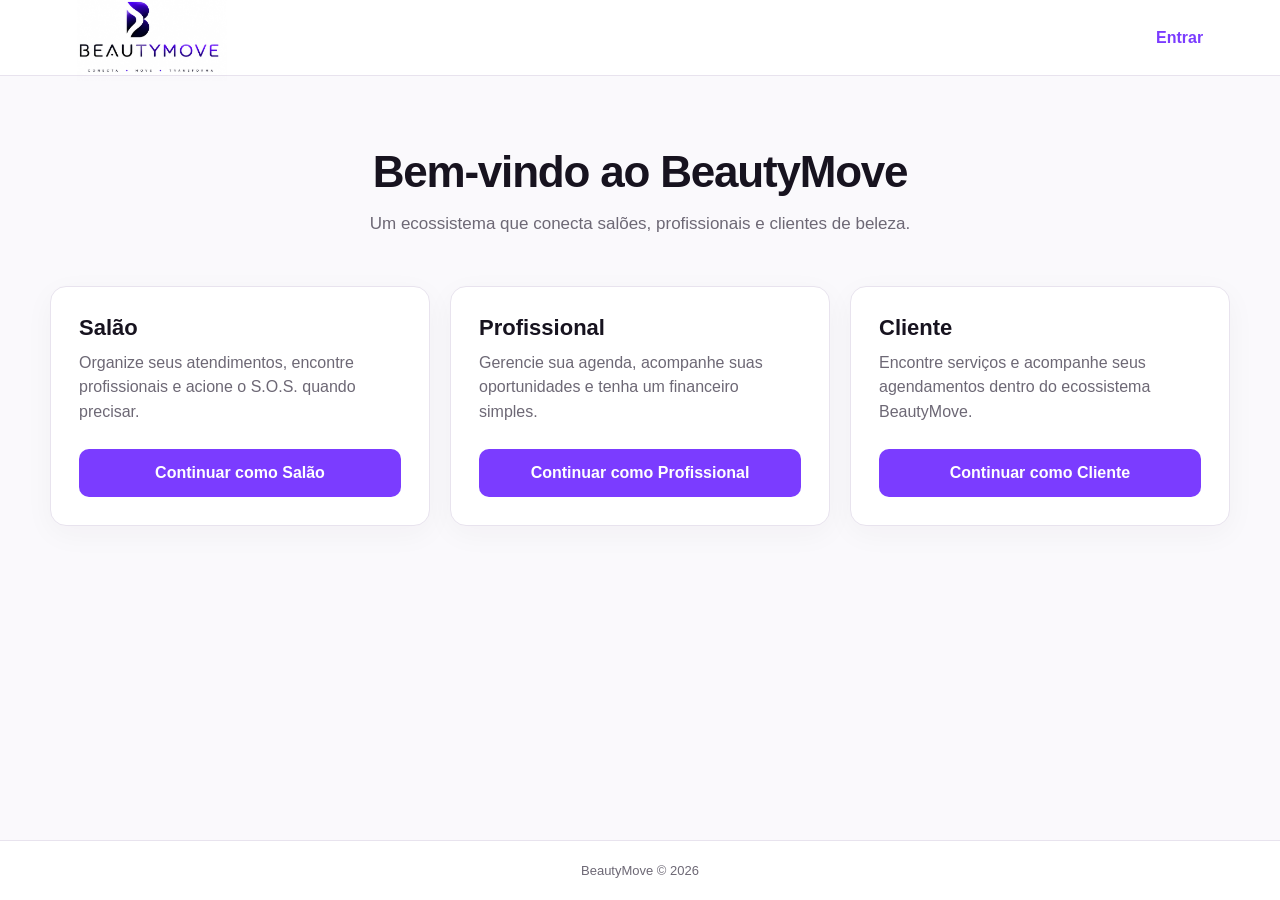
<file: index.html>
<!DOCTYPE html>
<html lang="pt-BR">
<head>
  <meta charset="UTF-8">
  <meta name="viewport" content="width=device-width, initial-scale=1.0">
  <title>BeautyMove — Acesso</title>
  <link rel="stylesheet" href="assets/css/styles.css">
</head>
<body>
  <div class="page">
    <header class="header">
      <a href="index.html"><img src="LOGO BM FUNDO BRANCO.png" alt="BeautyMove" class="logo"></a>
      <a class="header-link" href="login.html">Entrar</a>
    </header>

    <main>
      <div class="container">
        <section class="hero">
          <h1>Bem-vindo ao BeautyMove</h1>
          <p>Um ecossistema que conecta salões, profissionais e clientes de beleza.</p>
        </section>

        <section class="role-grid" aria-label="Escolha seu perfil">
          <article class="card">
            <h2>Salão</h2>
            <p>Organize seus atendimentos, encontre profissionais e acione o S.O.S. quando precisar.</p>
            <button class="card-button" data-role="salao">Continuar como Salão</button>
          </article>

          <article class="card">
            <h2>Profissional</h2>
            <p>Gerencie sua agenda, acompanhe suas oportunidades e tenha um financeiro simples.</p>
            <button class="card-button" data-role="profissional">Continuar como Profissional</button>
          </article>

          <article class="card">
            <h2>Cliente</h2>
            <p>Encontre serviços e acompanhe seus agendamentos dentro do ecossistema BeautyMove.</p>
            <button class="card-button" data-role="cliente">Continuar como Cliente</button>
          </article>
        </section>
      </div>
    </main>

    <footer class="footer">BeautyMove © 2026</footer>
  </div>
  <script src="assets/js/app.js?v=20260818-3"></script>
</body>
</html>
</file>
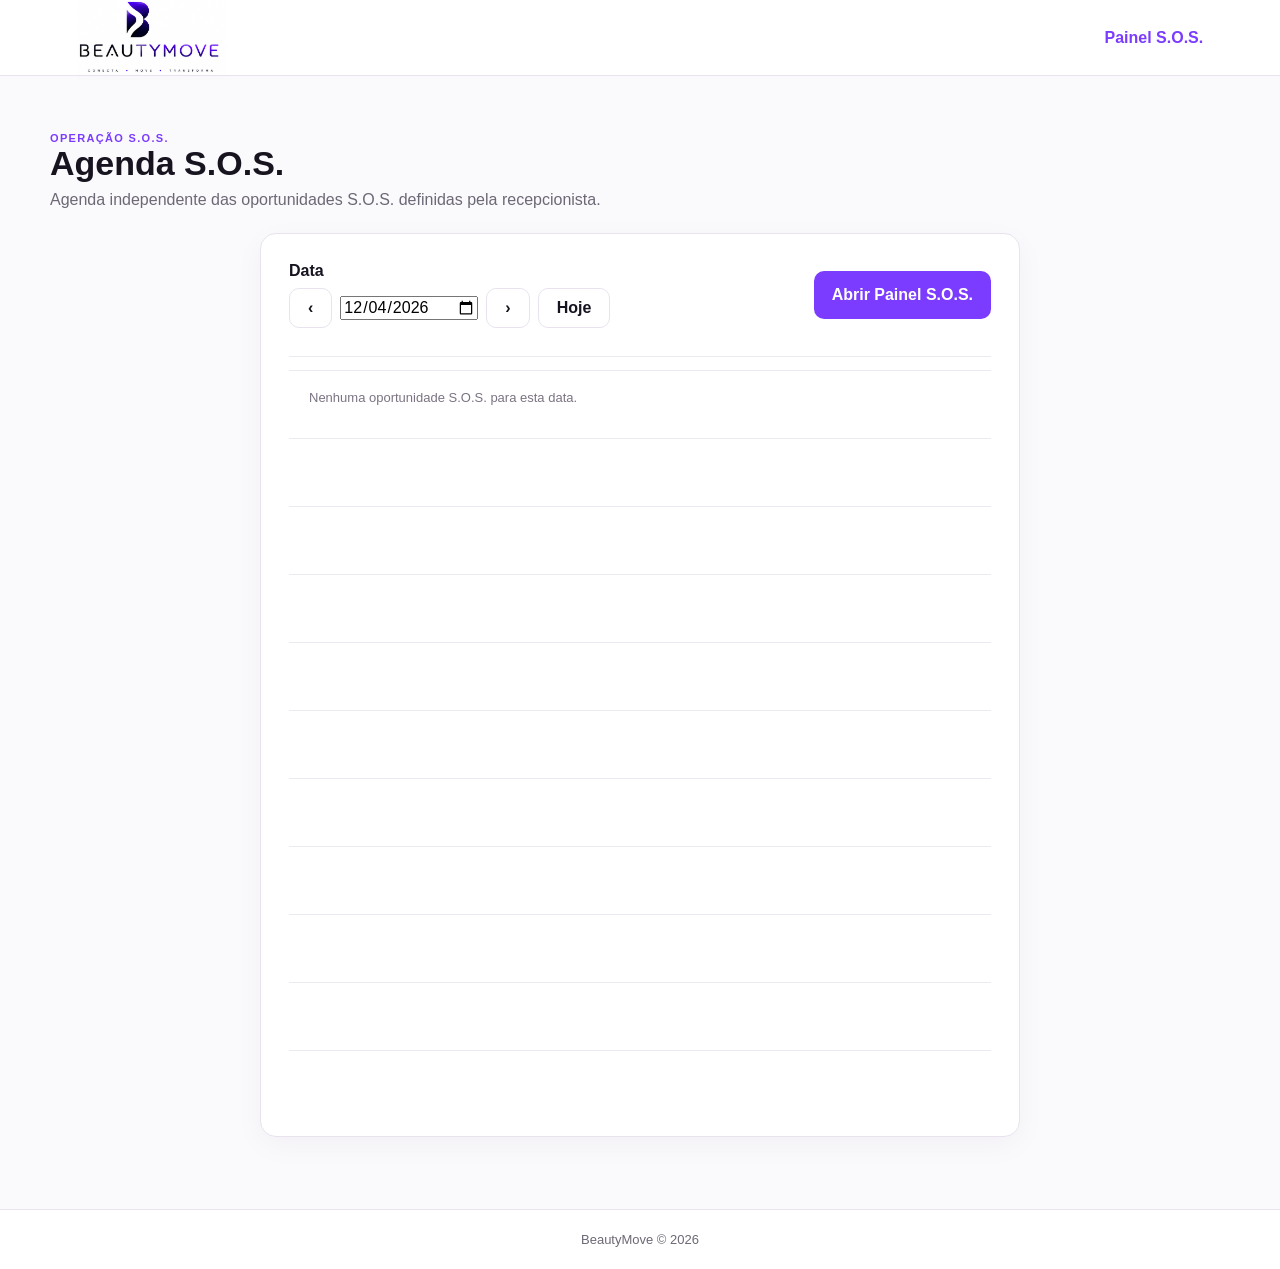
<file: agenda-sos.html>
<!DOCTYPE html><html lang="pt-BR"><head><meta charset="UTF-8"><meta name="viewport" content="width=device-width, initial-scale=1.0"><title>BeautyMove — Agenda S.O.S.</title><link rel="stylesheet" href="assets/css/styles.css"></head><body data-role="salao"><div class="page"><header class="header"><a href="salao.html" aria-label="Voltar à Agenda"><img src="LOGO BM FUNDO BRANCO.png" alt="BeautyMove" class="logo"></a><a class="header-link" href="sos.html">Painel S.O.S.</a></header><main><div class="container form-wrap"><div class="form-head"><div class="eyebrow">OPERAÇÃO S.O.S.</div><h1>Agenda S.O.S.</h1><p>Agenda independente das oportunidades S.O.S. definidas pela recepcionista.</p></div><section class="card form-card"><div style="display:flex;gap:10px;align-items:center;justify-content:space-between;flex-wrap:wrap"><div><strong>Data</strong><div style="display:flex;gap:8px;align-items:center;margin-top:8px"><button class="secondary compact" id="sosAgendaPrev" type="button">‹</button><input id="sosAgendaDate" type="date"><button class="secondary compact" id="sosAgendaNext" type="button">›</button><button class="secondary compact" id="sosAgendaToday" type="button">Hoje</button></div></div><a class="primary compact" href="sos.html">Abrir Painel S.O.S.</a></div><div id="sosAgendaGrid" style="margin-top:18px"></div></section></div></main><footer class="footer">BeautyMove © 2026</footer></div><script>document.getElementById('sosAgendaDate').value=new Date().toISOString().slice(0,10);</script><script src="assets/js/agenda-sos.js?v=20260824-1"></script></body></html>
</file>
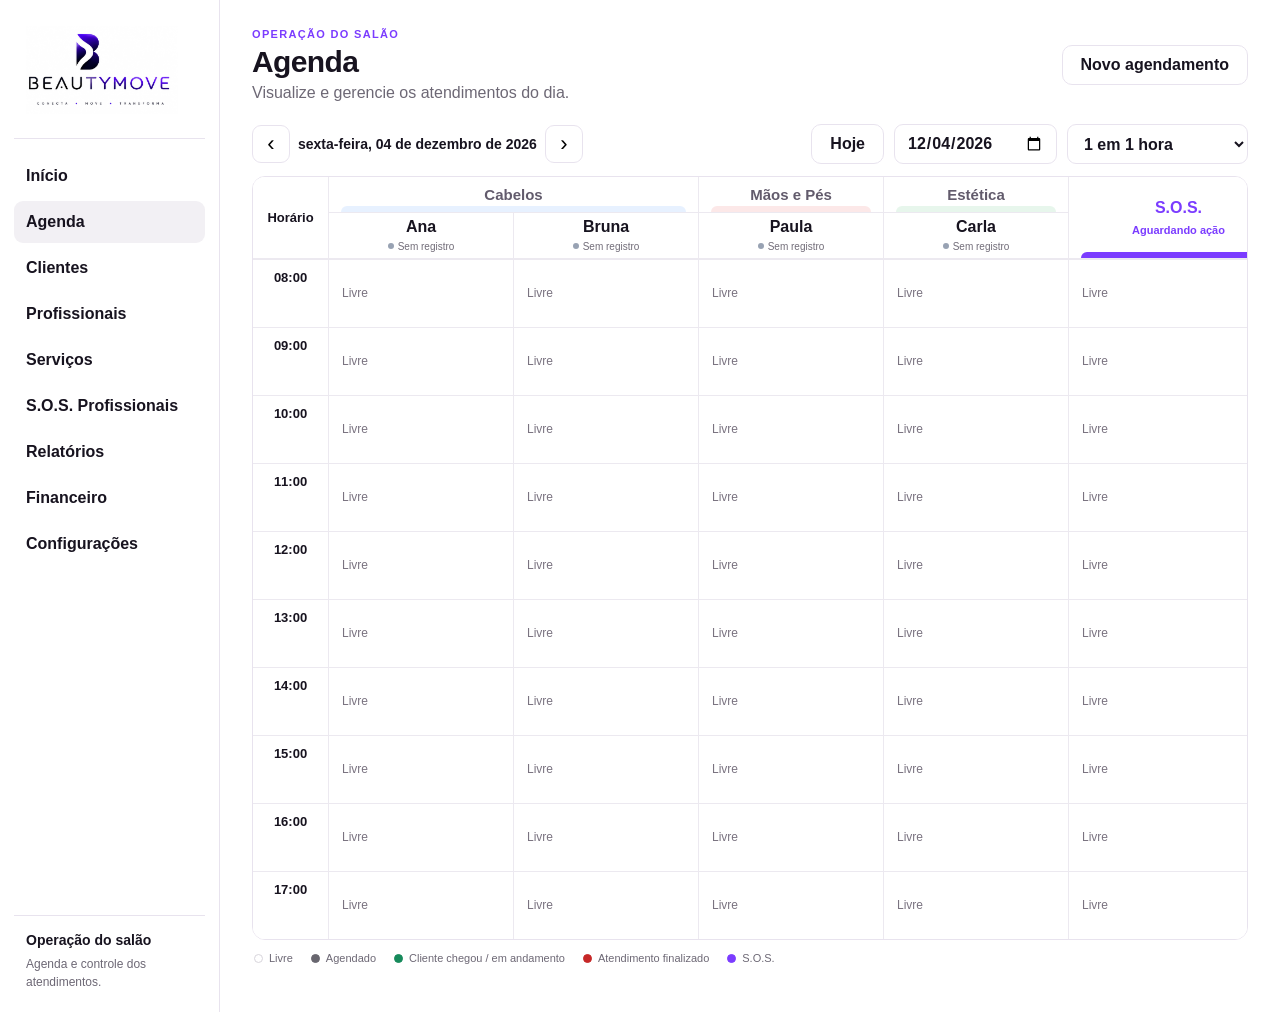
<file: agenda-v1.html>
<!DOCTYPE html>
<html lang="pt-BR">
<head>
  <meta charset="UTF-8">
  <meta name="viewport" content="width=device-width, initial-scale=1.0, viewport-fit=cover">
  <title>BeautyMove — Agenda V1 — Teste</title>
  <link rel="stylesheet" href="assets/css/styles.css">
  <link rel="stylesheet" href="assets/css/agenda.css">
  <link rel="stylesheet" href="assets/css/agenda-responsive.css">
</head>
<body data-role="salao">
  <div class="salon-app">
    <aside class="salon-sidebar" aria-label="Navegação do salão">
      <div class="salon-brand"><img src="LOGO BM FUNDO BRANCO.png" alt="BeautyMove"></div>
      <nav class="salon-nav">
        <a href="#">Início</a>
        <a href="agenda-v1.html" class="active">Agenda</a>
        <a href="#">Clientes</a>
        <a href="#">Profissionais</a>
        <a href="#">Serviços</a>
        <a href="#">S.O.S. Profissionais</a>
        <a href="#">Relatórios</a>
        <a href="#">Financeiro</a>
        <a href="#">Configurações</a>
      </nav>
      <div class="salon-sidebar-bottom"><strong>Operação do salão</strong><span>Agenda e controle dos atendimentos.</span></div>
    </aside>
    <main class="salon-main">
      <header class="salon-topbar">
        <div><div class="eyebrow">OPERAÇÃO DO SALÃO</div><h1>Agenda</h1><p>Visualize e gerencie os atendimentos do dia.</p></div>
        <div class="salon-top-actions"><button class="secondary compact" type="button" id="newAppointmentBtn">Novo agendamento</button></div>
      </header>
      <section class="agenda-toolbar-v2" aria-label="Controles da agenda">
        <div class="agenda-date-controls"><button class="icon-button" type="button" id="prevDay" aria-label="Dia anterior">‹</button><strong id="agendaDate">Hoje</strong><button class="icon-button" type="button" id="nextDay" aria-label="Próximo dia">›</button></div>
        <div class="agenda-toolbar-right"><button class="secondary compact" type="button" id="todayBtn">Hoje</button><input id="agendaDatePicker" type="date" aria-label="Escolher data"><select id="agendaInterval" aria-label="Intervalo da agenda"><option value="30">30 em 30 minutos</option><option value="45">45 em 45 minutos</option><option value="60" selected>1 em 1 hora</option></select></div>
      </section>
      <section class="agenda-shell-v2" id="agendaGrid" aria-label="Agenda principal"></section>
      <div class="agenda-legend" aria-label="Legenda de status"><span class="legend-item"><i class="legend-dot"></i>Livre</span><span class="legend-item"><i class="legend-dot gray"></i>Agendado</span><span class="legend-item"><i class="legend-dot green"></i>Cliente chegou / em andamento</span><span class="legend-item"><i class="legend-dot red"></i>Atendimento finalizado</span><span class="legend-item"><i class="legend-dot purple"></i>S.O.S.</span></div>
      <div class="agenda-notice" id="agendaNotice" hidden></div>
      <section class="agenda-metrics" aria-label="Resumo da agenda"><article class="agenda-metric"><span>Atendimentos do dia</span><strong id="metricAppointments">0</strong></article><article class="agenda-metric green-metric"><span>Em andamento</span><strong id="metricProgress">0</strong></article><article class="agenda-metric sos-metric"><span>S.O.S. ativos</span><strong id="metricSos">0</strong></article><article class="agenda-metric red-metric"><span>Cancelados</span><strong id="metricCanceled">0</strong></article></section>
    </main>
  </div>

  <div class="modal" id="appointmentModal" aria-hidden="true"><div class="modal-backdrop" data-close-modal></div><section class="modal-card modal-card-wide" role="dialog" aria-modal="true" aria-labelledby="appointmentTitle"><button class="modal-close" type="button" aria-label="Fechar" data-close-modal>×</button><div class="eyebrow" id="appointmentMode">NOVO AGENDAMENTO</div><h2 id="appointmentTitle">Agendar cliente</h2><p class="modal-intro">O horário é definido pela célula selecionada. Serviços, duração e valor entram no atendimento.</p><form id="appointmentForm" class="modal-form-grid"><input type="hidden" id="appointmentId" name="id"><input type="hidden" id="selectedServices" name="selectedServices" value="[]"><div class="field"><label for="appointmentClient">Cliente</label><input id="appointmentClient" name="client" required placeholder="Nome da cliente"></div><div class="field"><label for="appointmentProfessional">Profissional</label><select id="appointmentProfessional" name="professional"><option>Ana</option><option>Bruna</option><option>Paula</option><option>Carla</option></select></div><div class="field"><label for="appointmentTime">Horário</label><select id="appointmentTime" name="appointmentTime"></select></div><div class="field"><label for="appointmentStatus">Status</label><select id="appointmentStatus" name="status"><option value="agendado">Agendado</option><option value="em_andamento">Em andamento</option><option value="finalizado">Finalizado</option></select></div><div class="field"><label for="appointmentDuration">Duração calculada (min)</label><input id="appointmentDuration" name="appointmentDuration" type="number" min="0" readonly></div><div class="field"><label for="appointmentValue">Valor calculado (R$)</label><input id="appointmentValue" name="appointmentValue" readonly></div><div class="field full"><label>Serviços</label><div class="service-list" id="appointmentServicePreview"><button class="secondary" type="button" id="openServicesFromAppointment">Selecionar serviços</button></div></div><div class="modal-actions full"><button class="secondary" type="button" data-close-modal>Cancelar</button><button class="primary compact" type="submit">Salvar atendimento</button></div></form></section></div>
  <div class="modal" id="detailsModal" aria-hidden="true"><div class="modal-backdrop" data-close-modal></div><section class="modal-card modal-card-wide" role="dialog" aria-modal="true" aria-labelledby="detailsTitle"><button class="modal-close" type="button" aria-label="Fechar" data-close-modal>×</button><div class="eyebrow">ATENDIMENTO</div><h2 id="detailsTitle">Detalhes do atendimento</h2><div id="detailsContent"></div><div class="detail-actions" id="detailsActions"></div></section></div>
  <div class="modal" id="servicesModal" aria-hidden="true"><div class="modal-backdrop" data-close-modal></div><section class="modal-card modal-card-wide" role="dialog" aria-modal="true" aria-labelledby="servicesTitle"><button class="modal-close" type="button" aria-label="Fechar" data-close-modal>×</button><div class="eyebrow">SERVIÇOS</div><h2 id="servicesTitle">Incluir ou remover serviços</h2><div class="service-list" id="serviceList"></div><div class="service-totals"><span>Duração total: <strong id="serviceDuration">0min</strong></span><span>Total: <strong id="serviceTotal">R$ 0,00</strong></span></div><div class="modal-actions"><button class="secondary" type="button" id="addServiceButton">Adicionar serviço</button><button class="primary compact" type="button" id="saveServicesButton">Salvar serviços</button></div></section></div>
  <div class="modal" id="sosModal" aria-hidden="true"><div class="modal-backdrop" data-close-modal></div><section class="modal-card" role="dialog" aria-modal="true" aria-labelledby="sosTitle"><button class="modal-close" type="button" aria-label="Fechar" data-close-modal>×</button><div class="eyebrow">S.O.S. PROFISSIONAIS</div><h2 id="sosTitle">Solicitar profissional</h2><p class="sos-intro">A solicitação ficará registrada na coluna S.O.S. da agenda e será identificada exclusivamente em roxo.</p><form id="sosForm" class="modal-form-grid"><div class="field"><label for="sosClient">Cliente</label><input id="sosClient" name="client" required placeholder="Nome da cliente"></div><div class="field"><label for="sosService">Serviço</label><input id="sosService" name="service" required placeholder="Ex.: Corte + Escova"></div><div class="field"><label for="sosSpecialty">Especialidade</label><select id="sosSpecialty" name="specialty"><option>Cabelos</option><option>Mãos e Pés</option><option>Estética</option><option>Depilação</option><option>Sobrancelhas</option></select></div><div class="field"><label for="sosProfessional">Profissional selecionado</label><input id="sosProfessional" name="professional" placeholder="Deixe em branco para buscar"></div><div class="field"><label for="sosTime">Horário</label><select id="sosTime" name="time"></select></div><div class="field"><label for="sosRadius">Raio de busca</label><select id="sosRadius" name="radius"><option>5 km</option><option>10 km</option><option>20 km</option><option>Sem limite</option></select></div><div class="modal-actions full"><button class="secondary" type="button" data-close-modal>Cancelar</button><button class="primary compact" type="submit">Enviar S.O.S.</button></div></form></section></div>
  <script src="assets/js/agenda.js"></script>
</body>
</html>
</file>
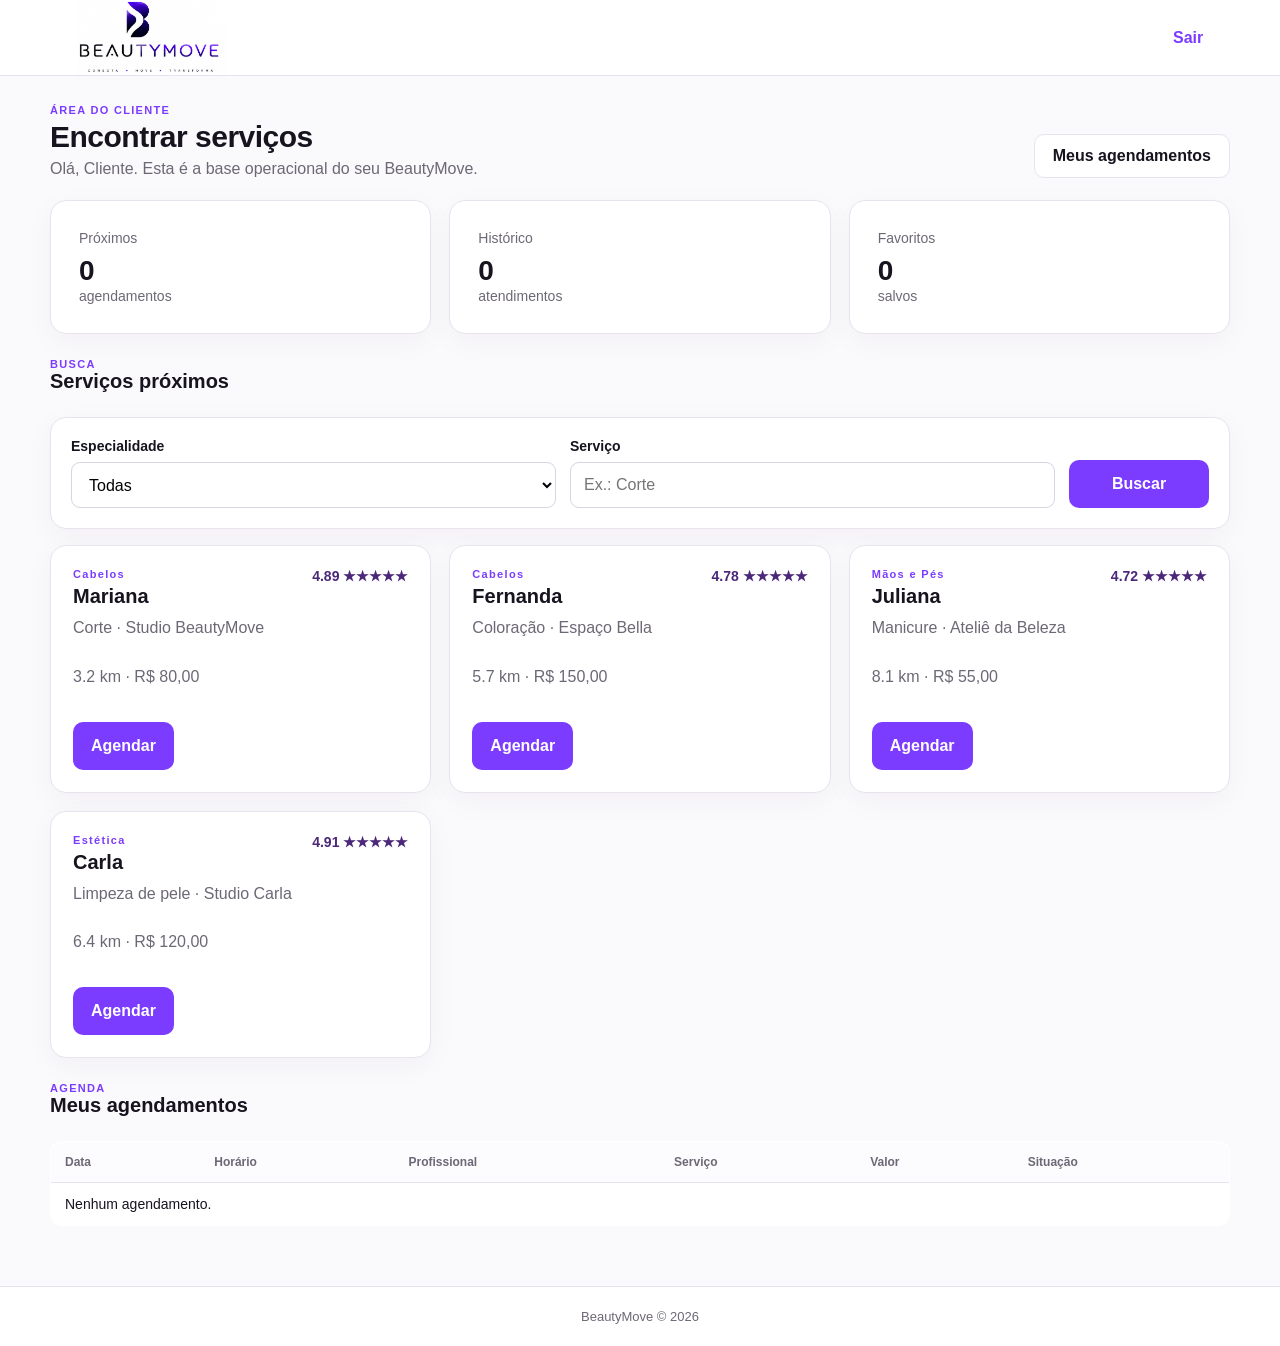
<file: cliente.html>
<!DOCTYPE html>
<html lang="pt-BR">
<head>
  <meta charset="UTF-8">
  <meta name="viewport" content="width=device-width, initial-scale=1.0">
  <title>BeautyMove — Cliente</title>
  <link rel="stylesheet" href="assets/css/styles.css">
</head>
<body data-role="cliente">
  <div class="page">
    <header class="header">
      <a href="index.html"><img src="LOGO BM FUNDO BRANCO.png" alt="BeautyMove" class="logo"></a>
      <a class="header-link" href="index.html">Sair</a>
    </header>
    <main>
      <div class="container dashboard">
        <div class="dashboard-head">
          <div><div class="eyebrow">ÁREA DO CLIENTE</div><h1 id="dashboardTitle">Encontrar serviços</h1><p id="dashboardSubtitle">Encontre profissionais e acompanhe seus agendamentos.</p></div>
          <div class="actions"><a class="secondary" href="#agenda-cliente">Meus agendamentos</a></div>
        </div>

        <div class="dashboard-grid">
          <div class="card metric"><span>Próximos</span><strong id="clientUpcomingCount">0</strong><span>agendamentos</span></div>
          <div class="card metric"><span>Histórico</span><strong id="clientHistoryCount">0</strong><span>atendimentos</span></div>
          <div class="card metric"><span>Favoritos</span><strong id="clientFavoriteCount">0</strong><span>salvos</span></div>
        </div>

        <section class="section" id="busca">
          <div class="section-head"><div><div class="eyebrow">BUSCA</div><h2>Serviços próximos</h2></div></div>
          <div class="card search-bar-card">
            <form id="clientSearchForm" class="search-form">
              <div class="field"><label for="clientSpecialty">Especialidade</label><select id="clientSpecialty" name="specialty"><option value="">Todas</option><option>Cabelos</option><option>Mãos e Pés</option><option>Estética</option><option>Depilação</option><option>Sobrancelhas</option></select></div>
              <div class="field"><label for="clientService">Serviço</label><input id="clientService" name="service" placeholder="Ex.: Corte"></div>
              <button class="primary compact search-submit" type="submit">Buscar</button>
            </form>
          </div>
          <div id="clientResults" class="dashboard-grid client-results"></div>
        </section>

        <section class="section" id="agenda-cliente">
          <div class="section-head"><div><div class="eyebrow">AGENDA</div><h2>Meus agendamentos</h2></div></div>
          <div class="table-wrap"><table class="agenda-table"><thead><tr><th>Data</th><th>Horário</th><th>Profissional</th><th>Serviço</th><th>Valor</th><th>Situação</th></tr></thead><tbody id="clientAppointments"><tr><td colspan="6">Nenhum agendamento.</td></tr></tbody></table></div>
        </section>
      </div>
    </main>

    <div class="modal" id="clientBookingModal" aria-hidden="true">
      <div class="modal-backdrop" data-close-client-modal></div>
      <section class="modal-card" role="dialog" aria-modal="true" aria-labelledby="clientBookingTitle">
        <button class="modal-close" type="button" aria-label="Fechar" data-close-client-modal>×</button>
        <div class="eyebrow">AGENDAMENTO</div>
        <h2 id="clientBookingTitle">Agendar serviço</h2>
        <p class="modal-intro" id="clientBookingProfessional"></p>
        <form id="clientBookingForm" class="form-grid compact-form">
          <input type="hidden" id="bookingProfessional" name="professional">
          <input type="hidden" id="bookingService" name="service">
          <input type="hidden" id="bookingValue" name="value">
          <div class="field"><label for="bookingDate">Data</label><input id="bookingDate" name="date" type="date" required></div>
          <div class="field"><label for="bookingTime">Horário</label><select id="bookingTime" name="time"><option>09:00</option><option>10:00</option><option>11:00</option><option>14:00</option><option>15:00</option><option>16:00</option><option>17:00</option></select></div>
          <div class="field full"><label for="bookingNotes">Observação</label><input id="bookingNotes" name="notes" placeholder="Alguma informação para o atendimento?"></div>
          <div class="form-actions full"><button class="secondary" type="button" data-close-client-modal>Cancelar</button><button class="primary" type="submit">Confirmar agendamento</button></div>
        </form>
      </section>
    </div>

    <footer class="footer">BeautyMove © 2026</footer>
  </div>
  <script src="assets/js/app.js"></script>
</body>
</html>
</file>
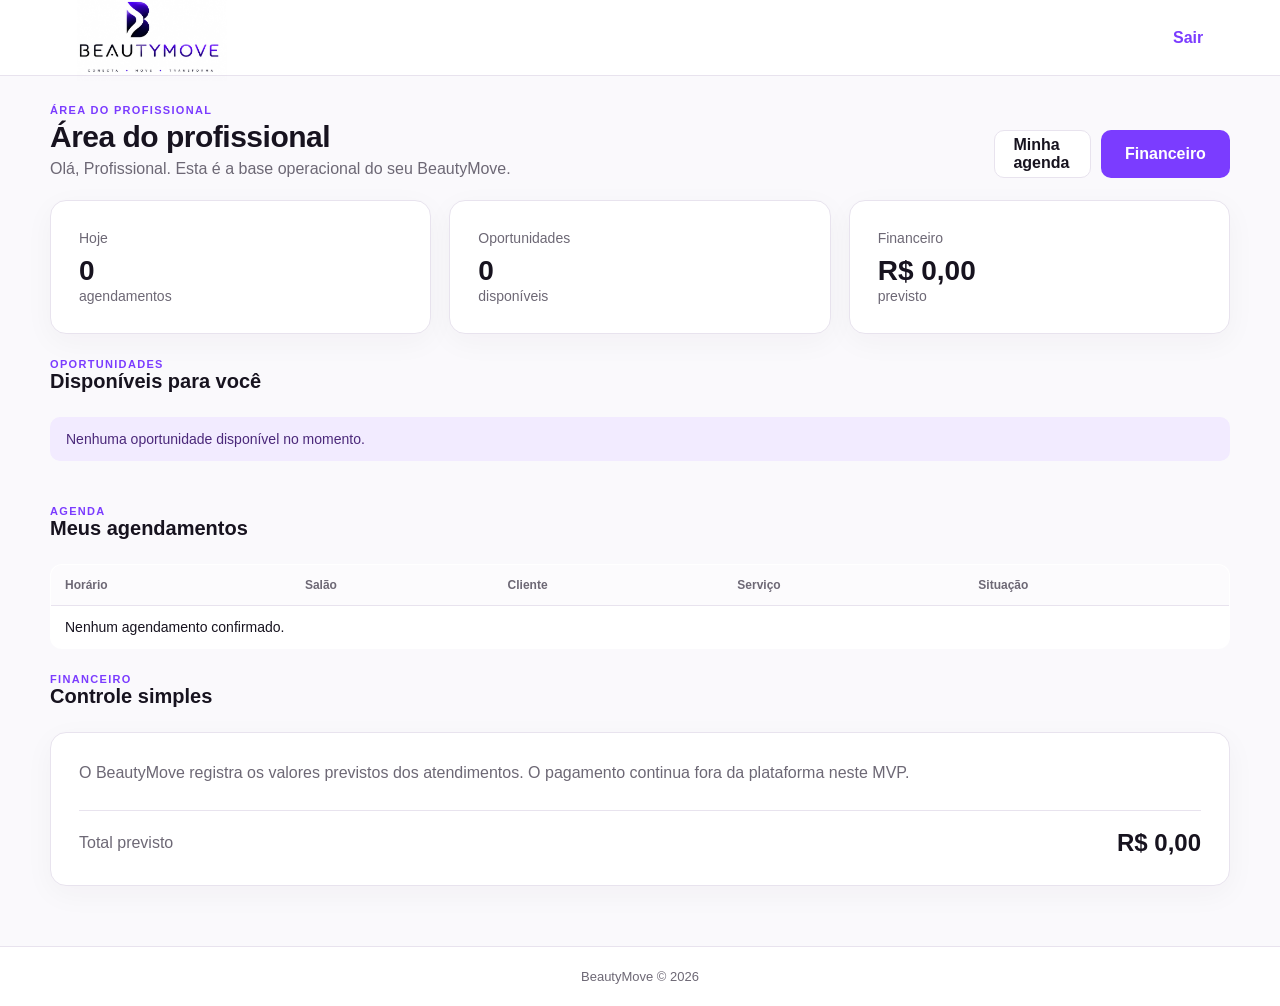
<file: profissional.html>
<!DOCTYPE html>
<html lang="pt-BR">
<head>
  <meta charset="UTF-8">
  <meta name="viewport" content="width=device-width, initial-scale=1.0">
  <title>BeautyMove — Profissional</title>
  <link rel="stylesheet" href="assets/css/styles.css">
</head>
<body data-role="profissional">
  <div class="page">
    <header class="header">
      <a href="index.html"><img src="LOGO BM FUNDO BRANCO.png" alt="BeautyMove" class="logo"></a>
      <a class="header-link" href="index.html">Sair</a>
    </header>
    <main>
      <div class="container dashboard">
        <div class="dashboard-head">
          <div><div class="eyebrow">ÁREA DO PROFISSIONAL</div><h1 id="dashboardTitle">Minha agenda</h1><p id="dashboardSubtitle">Acompanhe seus agendamentos e oportunidades.</p></div>
          <div class="actions"><a class="secondary" href="#agenda">Minha agenda</a><a class="primary" href="#financeiro">Financeiro</a></div>
        </div>
        <div class="dashboard-grid">
          <div class="card metric"><span>Hoje</span><strong id="professionalTodayCount">0</strong><span>agendamentos</span></div>
          <div class="card metric"><span>Oportunidades</span><strong id="professionalOpportunityCount">0</strong><span>disponíveis</span></div>
          <div class="card metric"><span>Financeiro</span><strong id="professionalFinanceTotal">R$ 0,00</strong><span>previsto</span></div>
        </div>
        <section class="section" id="oportunidades">
          <div class="section-head"><div><div class="eyebrow">OPORTUNIDADES</div><h2>Disponíveis para você</h2></div></div>
          <div id="professionalOpportunities" class="stack-list"></div>
        </section>
        <section class="section" id="agenda">
          <div class="section-head"><div><div class="eyebrow">AGENDA</div><h2>Meus agendamentos</h2></div></div>
          <div class="table-wrap"><table class="agenda-table"><thead><tr><th>Horário</th><th>Salão</th><th>Cliente</th><th>Serviço</th><th>Situação</th></tr></thead><tbody id="professionalAppointments"><tr><td colspan="5">Nenhum agendamento confirmado.</td></tr></tbody></table></div>
        </section>
        <section class="section" id="financeiro">
          <div class="section-head"><div><div class="eyebrow">FINANCEIRO</div><h2>Controle simples</h2></div></div>
          <div class="card"><p>O BeautyMove registra os valores previstos dos atendimentos. O pagamento continua fora da plataforma neste MVP.</p><div class="finance-summary"><span>Total previsto</span><strong id="professionalFinanceTotalDetail">R$ 0,00</strong></div></div>
        </section>
      </div>
    </main>
    <footer class="footer">BeautyMove © 2026</footer>
  </div>
  <script src="assets/js/app.js"></script>
</body>
</html>
</file>
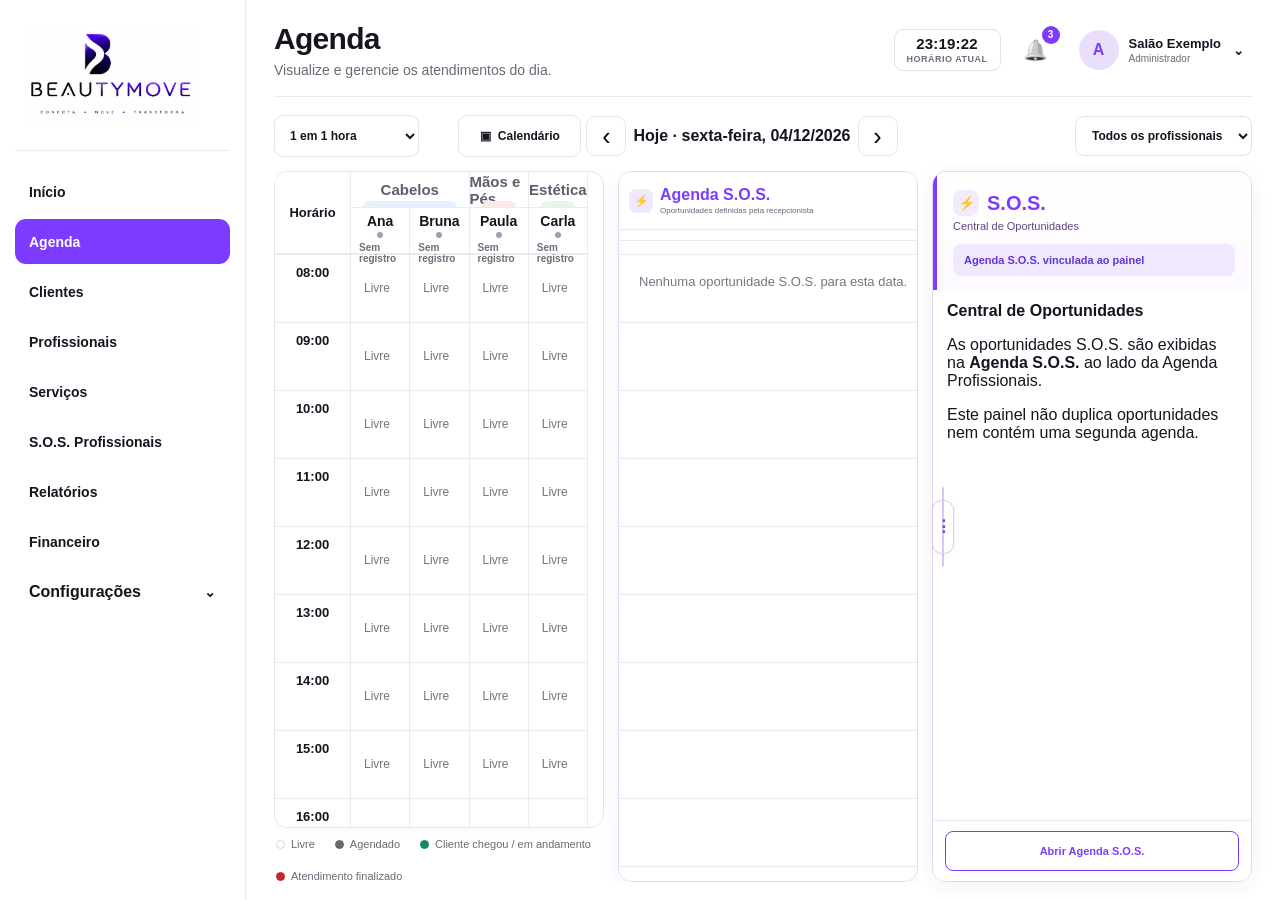
<file: salao.html>
<!DOCTYPE html><html lang="pt-BR"><head><meta charset="UTF-8"><meta name="viewport" content="width=device-width, initial-scale=1.0"><title>BeautyMove — Agenda</title><link rel="stylesheet" href="assets/css/styles.css"><link rel="stylesheet" href="assets/css/agenda.css"><link rel="stylesheet" href="assets/css/agenda-approved-layout.css?v=20260818-9"><link rel="stylesheet" href="assets/css/agenda-clock.css?v=20260815-1"><link rel="stylesheet" href="assets/css/agenda-schedule.css?v=20260815-2"><link rel="stylesheet" href="assets/css/agenda-toolbar-final.css?v=20260815-2"><link rel="stylesheet" href="assets/css/agenda-date-fix.css?v=20260815-2"><link rel="stylesheet" href="assets/css/agenda-professional-control.css?v=20260817-2"><link rel="stylesheet" href="assets/css/agenda-detail-actions-fix.css?v=20260819-3"><link rel="stylesheet" href="assets/css/agenda-sticky-header-fix.css?v=20260818-3"><link rel="stylesheet" href="assets/css/agenda-sticky-header-final.css?v=20260824-3"><link rel="stylesheet" href="assets/css/agenda-mobile-responsive.css?v=20260824-2"><link rel="stylesheet" href="assets/css/agenda-sos-panel.css?v=20260824-6"><link rel="stylesheet" href="assets/css/agenda-sos-workspace.css?v=20260824-3"></head><body data-role="salao" data-plan="pago"><div class="salon-app"><aside class="salon-sidebar" aria-label="Navegação do salão"><div class="salon-brand"><img src="LOGO BM FUNDO BRANCO.png" alt="BeautyMove"></div><nav class="salon-nav"><a href="salao.html">Início</a><a href="salao.html" class="active">Agenda</a><a href="#">Clientes</a><a href="#">Profissionais</a><a href="#">Serviços</a><a href="sos.html">S.O.S. Profissionais</a><a href="#">Relatórios</a><a href="#">Financeiro</a><button type="button" class="nav-settings-toggle" id="settingsMenuBtn" aria-expanded="false">Configurações <span aria-hidden="true">⌄</span></button><div class="nav-settings-submenu" id="settingsSubmenu" hidden><button type="button" id="scheduleSettingsBtn">Horários da agenda</button></div></nav></aside><main class="salon-main"><header class="salon-topbar"><div><div class="eyebrow">OPERAÇÃO DO SALÃO</div><h1>Agenda</h1><p>Visualize e gerencie os atendimentos do dia.</p></div><div class="salon-top-actions"><div class="current-clock" aria-label="Horário atual"><span class="current-clock-time">--:--:--</span><span class="current-clock-label">horário atual</span></div><button class="top-notification" type="button" aria-label="Notificações"><span>3</span>♧</button><div class="top-profile"><div class="avatar">A</div><div><strong>Salão Exemplo</strong><small>Administrador</small></div><b>⌄</b></div><button class="secondary compact" type="button" id="newAppointmentBtn">Novo agendamento</button></div></header><section class="agenda-toolbar-v2" aria-label="Controles da agenda"><div class="agenda-left-controls"><select id="agendaInterval" aria-label="Intervalo da agenda" class="agenda-interval-left"><option value="30">30 em 30 minutos</option><option value="45">45 em 45 minutos</option><option value="60" selected>1 em 1 hora</option></select></div><div class="agenda-date-controls"><div class="agenda-calendar-control"><button class="calendar-button" type="button" id="calendarBtn" aria-label="Abrir calendário">▣&nbsp; Calendário</button><input id="agendaDatePicker" type="date" aria-label="Escolher data"></div><button class="icon-button" type="button" id="prevDay" aria-label="Dia anterior">‹</button><button class="top-today agenda-today-button" type="button" id="todayBtn">Hoje</button><strong id="agendaDate">Hoje</strong><button class="icon-button" type="button" id="nextDay" aria-label="Próximo dia">›</button></div><div class="agenda-toolbar-right"><select id="professionalFilter" aria-label="Profissionais"><option>Todos os profissionais</option><option>Ana</option><option>Bruna</option><option>Paula</option><option>Carla</option></select><button class="secondary compact add-professional" type="button" id="addProfessionalBtn">Adicionar profissionais</button></div></section><div class="agenda-workspace"><div class="agenda-scroll-region" aria-label="Agenda principal e Agenda S.O.S."><div class="agenda-primary"><section class="agenda-shell-v2" id="agendaGrid" aria-label="Agenda principal"></section><div class="agenda-legend" aria-label="Legenda de status"><span class="legend-item"><i class="legend-dot"></i>Livre</span><span class="legend-item"><i class="legend-dot gray"></i>Agendado</span><span class="legend-item"><i class="legend-dot green"></i>Cliente chegou / em andamento</span><span class="legend-item"><i class="legend-dot red"></i>Atendimento finalizado</span></div></div><section class="agenda-sos-agenda-card" aria-label="Agenda S.O.S."><div class="agenda-sos-agenda-head"><div class="agenda-sos-agenda-title"><span class="sos-badge">⚡</span><div><strong>Agenda S.O.S.</strong><small>Oportunidades definidas pela recepcionista</small></div></div></div><div id="sosAgendaGrid"></div></section></div><aside class="agenda-sos-panel" aria-label="Painel S.O.S."><div class="agenda-sos-panel-head"><div class="agenda-sos-panel-title"><span class="sos-badge">⚡</span><span>S.O.S.</span></div><p class="agenda-sos-panel-subtitle">Central de Oportunidades</p><div class="agenda-sos-count" id="agendaSosCount">0 oportunidades ativas</div></div><div class="agenda-sos-panel-body" id="agendaSosPanelBody"></div><div class="agenda-sos-panel-footer"><button class="agenda-sos-open" type="button" id="agendaSosOpen">Abrir Agenda S.O.S.</button></div></aside></div><div class="agenda-notice" id="agendaNotice" hidden></div></main></div><div class="modal" id="appointmentModal" aria-hidden="true"><div class="modal-backdrop" data-close-modal></div><section class="modal-card modal-card-wide" role="dialog" aria-modal="true" aria-labelledby="appointmentTitle"><button class="modal-close" type="button" aria-label="Fechar" data-close-modal>×</button><div class="eyebrow" id="appointmentMode">NOVO AGENDAMENTO</div><h2 id="appointmentTitle">Agendar cliente</h2><p class="modal-intro">O horário é definido pela célula selecionada. Selecione os serviços e o sistema calcula tempo e valor.</p><form id="appointmentForm" class="modal-form-grid"><input type="hidden" id="appointmentId" name="id"><input type="hidden" id="selectedServices" name="selectedServices" value="[]"><div class="field"><label for="appointmentClient">Cliente</label><input id="appointmentClient" name="client" required placeholder="Nome da cliente"></div><div class="field"><label for="appointmentProfessional">Profissional</label><select id="appointmentProfessional" name="professional"><option>Ana</option><option>Bruna</option><option>Paula</option><option>Carla</option></select></div><div class="field"><label for="appointmentTime">Horário</label><select id="appointmentTime" name="appointmentTime"></select></div><div class="field" id="appointmentStatusField" style="display:none"><label for="appointmentStatus">Status</label><select id="appointmentStatus" name="status"><option value="agendado">Agendado</option><option value="em_andamento">Em andamento</option><option value="finalizado">Finalizado</option></select></div><div class="field full"><label>Serviços</label><button class="secondary service-select-button" type="button" id="openServicesFromAppointment"><span id="appointmentServiceButtonText">Selecionar serviços</span><span aria-hidden="true">▾</span></button><div class="appointment-selected-services" id="appointmentServicePreview"></div></div><div class="field"><label for="appointmentDuration">Tempo total</label><input id="appointmentDuration" name="appointmentDuration" type="number" min="0" readonly></div><div class="field"><label for="appointmentValue">Valor final</label><input id="appointmentValue" name="appointmentValue" readonly></div><div class="modal-actions full"><button class="secondary" type="button" data-close-modal>Cancelar</button><button class="primary compact" type="submit">Salvar atendimento</button></div></form></section></div><div class="modal" id="detailsModal" aria-hidden="true"><div class="modal-backdrop" data-close-modal></div><section class="modal-card modal-card-wide" role="dialog" aria-modal="true" aria-labelledby="detailsTitle"><button class="modal-close" type="button" aria-label="Fechar" data-close-modal>×</button><div class="eyebrow">ATENDIMENTO</div><h2 id="detailsTitle">Detalhes do atendimento</h2><div id="detailsContent"></div><div class="detail-actions" id="detailsActions"></div></section></div><div class="modal" id="servicesModal" aria-hidden="true"><div class="modal-backdrop" data-close-modal></div><section class="modal-card modal-card-wide" role="dialog" aria-modal="true" aria-labelledby="servicesTitle"><button class="modal-close" type="button" aria-label="Fechar">×</button><div class="eyebrow">SERVIÇOS</div><h2 id="servicesTitle">Incluir ou remover serviços</h2><div class="service-list" id="serviceList"></div><div class="service-totals"><span>Duração total: <strong id="serviceDuration">0min</strong></span><span>Total: <strong id="serviceTotal">R$ 0,00</strong></span></div><div class="modal-actions"><button class="secondary" type="button" id="addServiceButton">Adicionar serviço</button><button class="primary compact" type="button" id="saveServicesButton">Incluir serviços</button></div></section></div><div class="modal" id="scheduleSettingsModal" aria-hidden="true"><div class="modal-backdrop"></div><section class="modal-card modal-card-wide schedule-settings-card" role="dialog" aria-modal="true" aria-labelledby="scheduleSettingsTitle"><button class="modal-close" type="button" aria-label="Fechar">Fechar</button><div class="eyebrow">CONFIGURAÇÃO DA AGENDA</div><h2 id="scheduleSettingsTitle">Horários da agenda</h2><p class="modal-intro">Defina o horário de funcionamento da agenda para cada dia da semana. A grade mostrará somente o período configurado.</p><div class="schedule-week" id="scheduleWeek"></div><div class="modal-actions schedule-settings-actions"><button class="secondary" type="button">Cancelar</button><button class="primary compact" type="button" id="saveScheduleSettings">Salvar horários</button></div></section></div><script src="assets/js/plan-access.js?v=20260817-1"></script><script src="assets/js/agenda-firestore-persistence.js?v=20260821-2"></script><script src="assets/js/agenda.js?v=20260824-restore1"></script><script src="assets/js/agenda-ui-fixes.js?v=20260815-1"></script><script src="assets/js/agenda-services-filter.js?v=20260815-1"></script><script src="assets/js/agenda-clock.js?v=20260815-1"></script><script src="assets/js/agenda-schedule.js?v=20260815-2"></script><script src="assets/js/agenda-professional-control-stable.js?v=20260817-1"></script><script src="assets/js/agenda-affected-appointments-stable.js?v=20260817-2"></script><script src="assets/js/agenda-professional-filter-fix.js?v=20260817-2"></script><script src="assets/js/agenda-date-controller.js?v=20260824-1"></script><script src="assets/js/agenda-header-layout.js?v=20260819-2"></script><script src="assets/js/agenda-sticky-occurrence-fix.js?v=20260817-3"></script><script src="assets/js/agenda-plan-gate.js?v=20260817-1"></script><script src="assets/js/agenda-detail-actions-fix.js?v=20260819-3"></script><script src="assets/js/agenda-sos.js?v=20260824-1"></script><script src="assets/js/agenda-sos-panel.js?v=20260824-9"></script><script src="assets/js/agenda-sos-workspace.js?v=20260824-2"></script><script>const settingsMenuBtn=document.getElementById('settingsMenuBtn');const settingsSubmenu=document.getElementById('settingsSubmenu');settingsMenuBtn?.addEventListener('click',()=>{const open=settingsSubmenu?.hasAttribute('hidden');if(!settingsSubmenu)return;settingsSubmenu.toggleAttribute('hidden',!open);settingsMenuBtn.setAttribute('aria-expanded',String(open));});document.getElementById('addProfessionalBtn')?.addEventListener('click',()=>{const n=document.getElementById('agendaNotice');if(n){n.textContent='Adicionar profissionais: utilize o cadastro de Profissionais para incluir novos nomes na agenda.';n.hidden=false;setTimeout(()=>n.hidden=true,4000);}});</script><style id="bm-agenda-functional-restore">#agendaGrid .bm-sos-head,#agendaGrid .sos-column{display:none!important}#agendaGrid .bm-agenda-v3{width:100%!important;min-width:0!important}#agendaGrid .bm-head-v3,#agendaGrid .bm-body-v3{grid-template-columns:76px repeat(4,minmax(0,1fr)) 0px!important;width:100%!important}#agendaGrid .bm-sos-head{grid-column:6!important}#agendaGrid .sos-column{grid-column:6!important}</style></body></html>
</file>
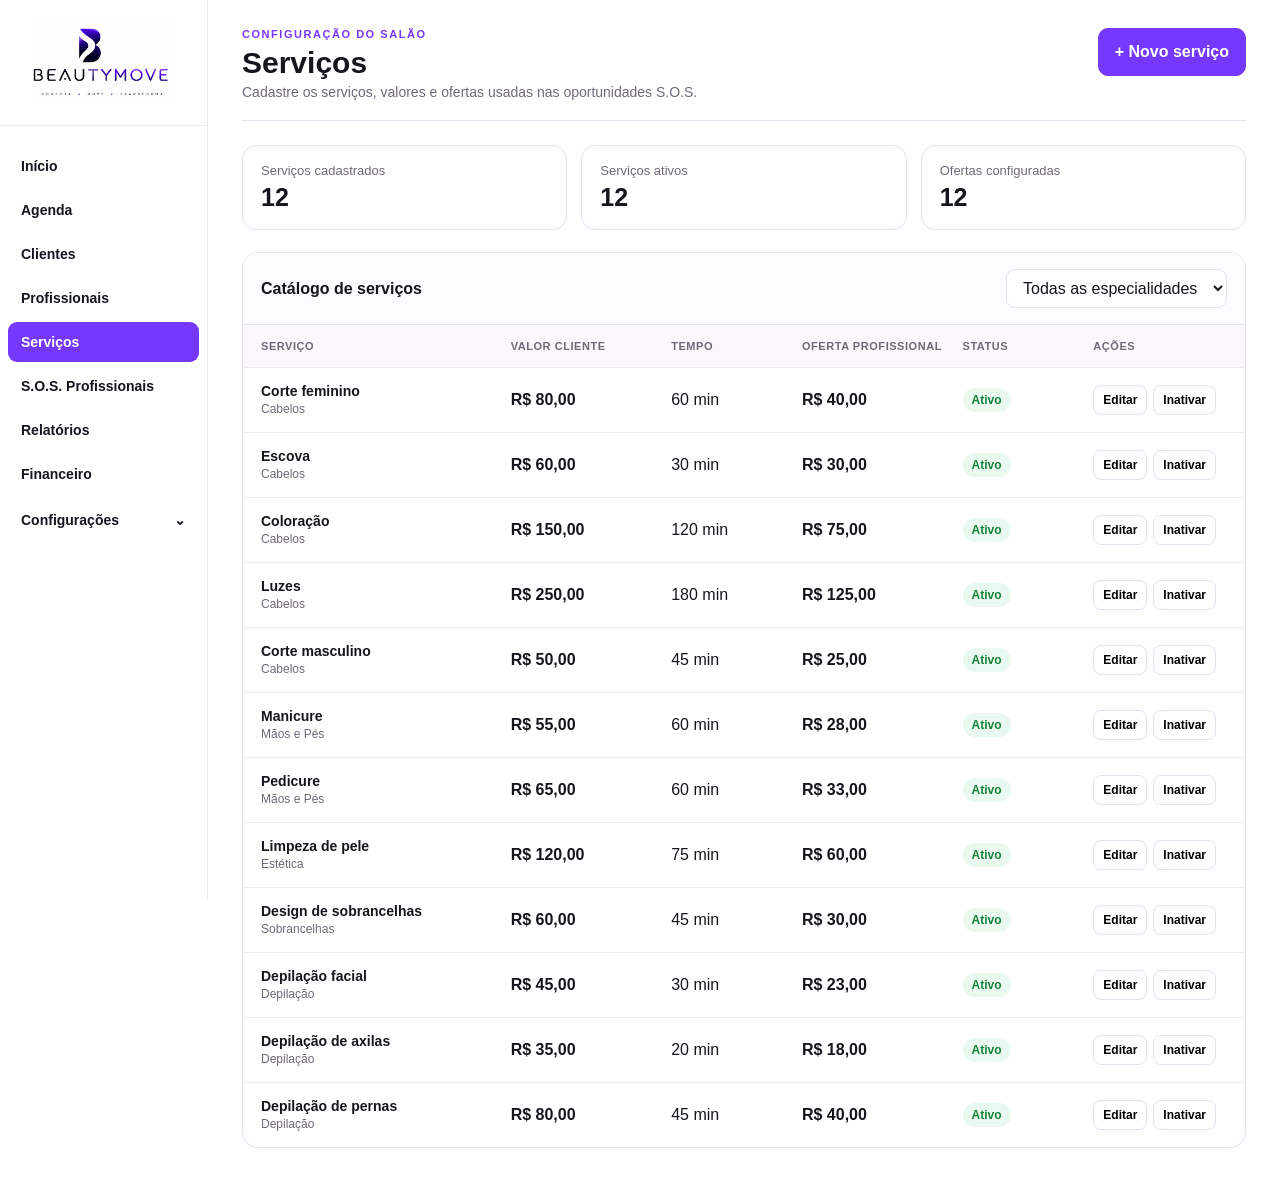
<file: servicos.html>
<!DOCTYPE html><html lang="pt-BR"><head><meta charset="UTF-8"><meta name="viewport" content="width=device-width,initial-scale=1.0"><title>BeautyMove — Serviços</title><link rel="stylesheet" href="assets/css/styles.css"><style>:root{--bm-purple:#7438ff;--bm-purple-soft:#f2ecff;--bm-border:#e6e0ef;--bm-text:#17151c;--bm-muted:#6f6879;--bm-bg:#fff}*{box-sizing:border-box}body{margin:0;background:var(--bm-bg);color:var(--bm-text);font-family:Inter,Arial,Helvetica,sans-serif}.services-page{display:flex;min-height:100vh;background:#fff}.salon-sidebar{width:208px;flex:0 0 208px;background:#fff;border-right:1px solid #e9e5ee;min-height:100vh;position:sticky;top:0;height:100vh;z-index:5}.salon-brand{height:126px;display:flex;align-items:center;justify-content:center;padding:18px 18px;border-bottom:1px solid #eeeaf2}.salon-brand img{display:block;width:145px!important;height:auto!important;max-width:100%;object-fit:contain}.salon-nav{padding:20px 8px;display:flex;flex-direction:column;gap:4px}.salon-nav a,.nav-settings-toggle{display:flex;align-items:center;min-height:40px;padding:0 13px;border-radius:9px;text-decoration:none;color:#17131f;font-weight:700;font-size:14px;background:transparent;border:0;font-family:inherit;text-align:left;cursor:pointer}.salon-nav a:hover,.nav-settings-toggle:hover{background:#f5f1fb}.salon-nav a.active{background:var(--bm-purple);color:#fff}.nav-settings-toggle{justify-content:space-between;margin-top:2px}.services-main{flex:1;min-width:0;padding:28px 34px 44px;background:#fff}.services-header{display:flex;justify-content:space-between;align-items:flex-start;border-bottom:1px solid var(--bm-border);padding-bottom:20px;margin-bottom:24px}.eyebrow{font-size:11px;letter-spacing:.14em;font-weight:900;color:var(--bm-purple);margin-bottom:6px}.services-header h1{margin:0 0 5px;font-size:30px;line-height:1.1}.services-header p{margin:0;color:var(--bm-muted);font-size:14px}.services-actions{display:flex;gap:10px}.btn{border:1px solid var(--bm-border);background:#fff;border-radius:10px;padding:11px 16px;font-weight:800;cursor:pointer}.btn.primary{background:var(--bm-purple);color:#fff;border-color:var(--bm-purple)}.catalog-summary{display:grid;grid-template-columns:repeat(3,1fr);gap:14px;margin-bottom:22px}.summary-card{border:1px solid var(--bm-border);border-radius:14px;padding:17px 18px;background:#fff}.summary-card span{display:block;color:var(--bm-muted);font-size:13px}.summary-card strong{display:block;font-size:25px;margin-top:5px}.catalog{border:1px solid var(--bm-border);border-radius:16px;overflow:hidden;background:#fff}.catalog-toolbar{display:flex;justify-content:space-between;align-items:center;padding:16px 18px;border-bottom:1px solid var(--bm-border);background:#fcfbff}.catalog-toolbar strong{font-size:16px}.catalog-toolbar select{border:1px solid var(--bm-border);border-radius:9px;padding:9px 12px;background:#fff;color:var(--bm-text)}.service-row{display:grid;grid-template-columns:1.6fr 1fr .8fr 1fr .8fr .9fr;gap:12px;align-items:center;padding:15px 18px;border-bottom:1px solid #eeeaf2}.service-row.head{background:#faf8fd;font-size:11px;text-transform:uppercase;letter-spacing:.05em;color:var(--bm-muted);font-weight:900}.service-row:last-child{border-bottom:0}.service-name strong{display:block;font-size:14px}.service-name small{color:var(--bm-muted);font-size:12px}.price{font-weight:850}.status{display:inline-flex;padding:5px 9px;border-radius:999px;background:#eaf9ef;color:#17833b;font-size:12px;font-weight:800}.status.off{background:#f1eef3;color:#777}.row-actions{display:flex;gap:6px}.row-actions button{border:1px solid var(--bm-border);background:#fff;border-radius:8px;padding:7px 9px;cursor:pointer;font-weight:700;font-size:12px}.empty{padding:38px;text-align:center;color:var(--bm-muted)}.modal{position:fixed;inset:0;background:rgba(20,16,28,.42);display:none;align-items:center;justify-content:center;padding:20px;z-index:20}.modal.open{display:flex}.modal-card{width:min(620px,100%);background:#fff;border-radius:18px;padding:28px;box-shadow:0 20px 60px rgba(25,15,45,.2)}.modal-card h2{margin:0 0 5px}.modal-card p{color:var(--bm-muted);margin:0 0 22px}.form-grid{display:grid;grid-template-columns:1fr 1fr;gap:16px}.field{display:flex;flex-direction:column;gap:7px}.field.full{grid-column:1/-1}.field label{font-weight:800;font-size:13px}.field input,.field select{border:1px solid var(--bm-border);border-radius:10px;padding:12px;background:#fff;font:inherit}.modal-actions{display:flex;justify-content:flex-end;gap:10px;margin-top:22px}.offer-note{grid-column:1/-1;padding:12px 14px;border-radius:10px;background:var(--bm-purple-soft);color:#4e319d;font-size:12px;line-height:1.45}.offer-note strong{font-weight:900}@media(max-width:1000px){.salon-sidebar{width:180px;flex-basis:180px}.salon-brand img{width:130px!important}.services-main{padding:22px}.service-row{grid-template-columns:1.5fr 1fr .8fr 1fr}.service-row>*:nth-child(5),.service-row>*:nth-child(6){grid-column:auto}}@media(max-width:800px){.salon-sidebar{width:72px;flex-basis:72px}.salon-brand{height:88px;padding:12px}.salon-brand img{width:48px!important}.salon-nav a,.nav-settings-toggle{font-size:0;justify-content:center;padding:0}.services-header{gap:16px}.catalog-summary{grid-template-columns:1fr}.service-row{grid-template-columns:1fr 1fr}.service-row.head{display:none}.services-main{padding:20px}.form-grid{grid-template-columns:1fr}.field.full{grid-column:auto}.offer-note{grid-column:auto}}@media(max-width:520px){.services-header{flex-direction:column}.services-actions{width:100%}.services-actions .btn{width:100%}.catalog-toolbar{align-items:flex-start;gap:12px;flex-direction:column}.service-row{grid-template-columns:1fr}.row-actions{justify-content:flex-start}}
</style></head><body data-role="salao"><div class="services-page"><aside class="salon-sidebar" aria-label="Navegação do salão"><div class="salon-brand"><img src="LOGO BM FUNDO BRANCO.png" alt="BeautyMove"></div><nav class="salon-nav"><a href="salao.html">Início</a><a href="salao.html">Agenda</a><a href="#">Clientes</a><a href="#">Profissionais</a><a href="servicos.html" class="active">Serviços</a><a href="sos.html">S.O.S. Profissionais</a><a href="#">Relatórios</a><a href="#">Financeiro</a><button type="button" class="nav-settings-toggle">Configurações <span aria-hidden="true">⌄</span></button></nav></aside><main class="services-main"><header class="services-header"><div><div class="eyebrow">CONFIGURAÇÃO DO SALÃO</div><h1>Serviços</h1><p>Cadastre os serviços, valores e ofertas usadas nas oportunidades S.O.S.</p></div><div class="services-actions"><button class="btn primary" id="newService">+ Novo serviço</button></div></header><section class="catalog-summary"><article class="summary-card"><span>Serviços cadastrados</span><strong id="totalServices">0</strong></article><article class="summary-card"><span>Serviços ativos</span><strong id="activeServices">0</strong></article><article class="summary-card"><span>Ofertas configuradas</span><strong id="configuredOffers">0</strong></article></section><section class="catalog"><div class="catalog-toolbar"><strong>Catálogo de serviços</strong><select id="specialtyFilter"><option value="Todos">Todas as especialidades</option><option>Cabelos</option><option>Mãos e Pés</option><option>Estética</option><option>Depilação</option><option>Sobrancelhas</option></select></div><div class="service-row head"><span>Serviço</span><span>Valor cliente</span><span>Tempo</span><span>Oferta profissional</span><span>Status</span><span>Ações</span></div><div id="serviceRows"></div></section></main></div><div class="modal" id="serviceModal"><section class="modal-card"><div class="eyebrow">CATÁLOGO DO SALÃO</div><h2 id="modalTitle">Novo serviço</h2><p>Defina o valor cobrado da cliente e a oferta destinada ao profissional quando este serviço for solicitado pelo S.O.S.</p><form id="serviceForm" class="form-grid"><input type="hidden" id="serviceId"><div class="field full"><label>Especialidade</label><select id="serviceSpecialty" required><option>Cabelos</option><option>Mãos e Pés</option><option>Estética</option><option>Depilação</option><option>Sobrancelhas</option></select></div><div class="field full"><label>Nome do serviço</label><input id="serviceName" required placeholder="Ex.: Corte feminino"></div><div class="field"><label>Valor para cliente (R$)</label><input id="clientPrice" type="number" min="0" step="0.01" required></div><div class="field"><label>Oferta ao profissional (R$)</label><input id="professionalOffer" type="number" min="0" step="0.01" required></div><div class="field"><label>Tempo estimado (min)</label><input id="serviceDuration" type="number" min="1" step="1" required></div><div class="field"><label>Status</label><select id="serviceActive"><option value="true">Ativo</option><option value="false">Inativo</option></select></div><div class="offer-note"><strong>Regra da oportunidade:</strong> quando uma solicitação S.O.S. for enviada, o valor ofertado ao profissional será registrado naquela oportunidade e permanecerá <strong>congelado</strong>, mesmo que o salão altere a tabela de serviços depois.</div><div class="modal-actions full"><button type="button" class="btn" id="cancelService">Cancelar</button><button class="btn primary" type="submit">Salvar serviço</button></div></form></section></div><script src="assets/js/services-catalog.js?v=20260818-3"></script></body></html>
</file>
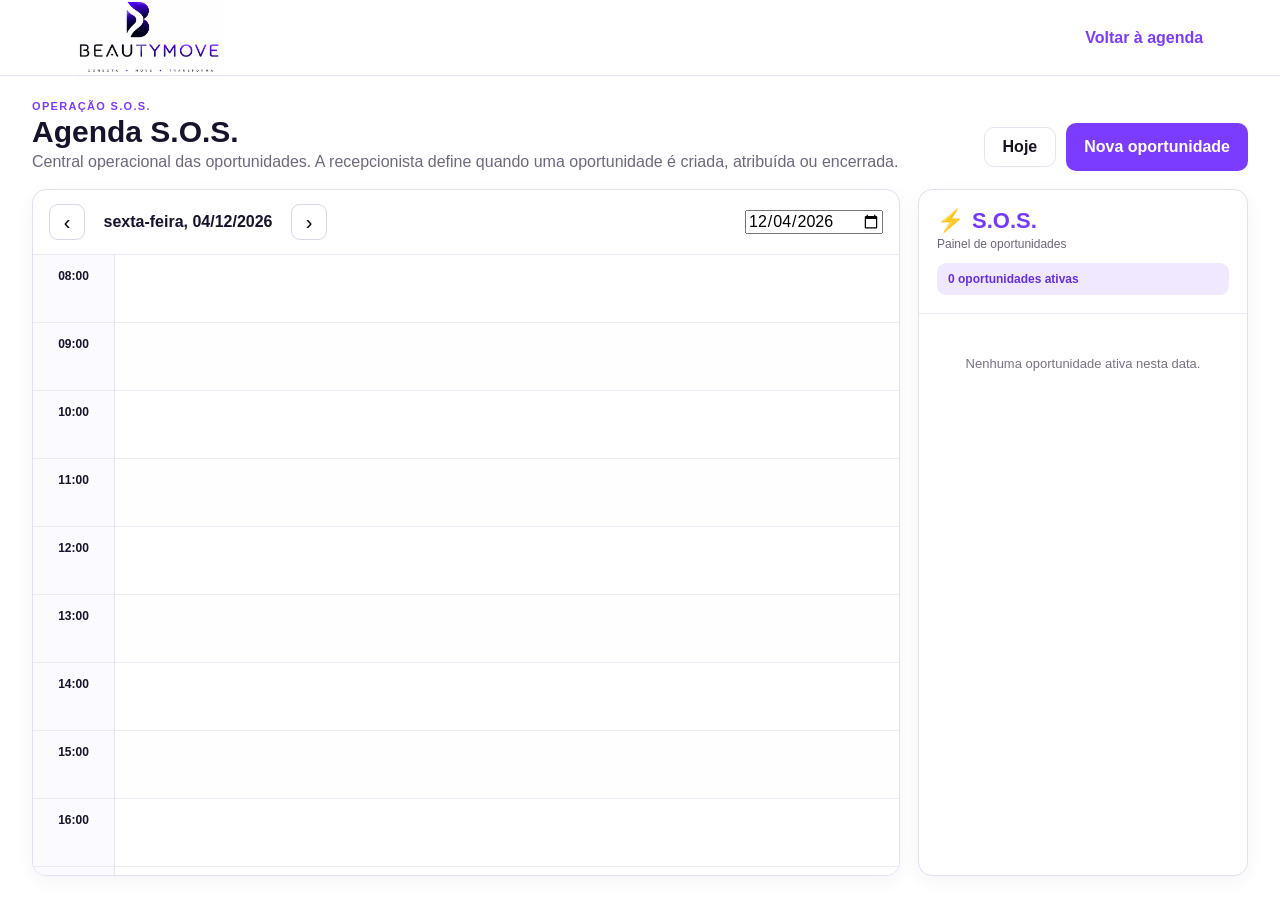
<file: sos.html>
<!DOCTYPE html>
<html lang="pt-BR">
<head>
<meta charset="UTF-8">
<meta name="viewport" content="width=device-width, initial-scale=1.0">
<title>BeautyMove — Agenda S.O.S.</title>
<link rel="stylesheet" href="assets/css/styles.css">
<link rel="stylesheet" href="assets/css/agenda-sos.css?v=20260824-1">
</head>
<body data-role="salao" class="sos-page">
<header class="header">
  <a href="salao.html" aria-label="Voltar para a agenda"><img src="LOGO BM FUNDO BRANCO.png" alt="BeautyMove" class="logo"></a>
  <a class="header-link" href="salao.html">Voltar à agenda</a>
</header>
<main class="sos-main">
  <section class="sos-head">
    <div><div class="eyebrow">OPERAÇÃO S.O.S.</div><h1>Agenda S.O.S.</h1><p>Central operacional das oportunidades. A recepcionista define quando uma oportunidade é criada, atribuída ou encerrada.</p></div>
    <div class="sos-actions"><button class="secondary compact" type="button" id="sosTodayBtn">Hoje</button><button class="primary compact" type="button" id="sosNewBtn">Nova oportunidade</button></div>
  </section>
  <section class="sos-layout">
    <article class="sos-agenda-card">
      <div class="sos-agenda-toolbar"><div class="sos-date-controls"><button class="sos-icon-btn" type="button" id="sosPrevDay" aria-label="Dia anterior">‹</button><strong id="sosDateLabel">Hoje</strong><button class="sos-icon-btn" type="button" id="sosNextDay" aria-label="Próximo dia">›</button></div><input id="sosDatePicker" type="date" aria-label="Escolher data"></div>
      <div class="sos-agenda-scroll" id="sosAgendaScroll"><div class="sos-grid" id="sosGrid"></div></div>
    </article>
    <aside class="sos-side-card" aria-label="Painel S.O.S."><div class="sos-side-head"><div class="sos-side-title"><span>⚡</span><span>S.O.S.</span></div><p class="sos-side-sub">Painel de oportunidades</p><div class="sos-side-count" id="sosSideCount">0 oportunidades ativas</div></div><div class="sos-side-list" id="sosSideList"></div></aside>
  </section>
</main>
<div class="sos-modal" id="sosModal" aria-hidden="true"><section class="sos-modal-card" role="dialog" aria-modal="true" aria-labelledby="sosModalTitle"><div class="eyebrow">NOVA OPORTUNIDADE S.O.S.</div><h2 id="sosModalTitle">Solicitar profissional</h2><p class="modal-intro">A oportunidade ficará somente na Agenda S.O.S. até uma decisão da recepcionista.</p><form id="sosForm" class="sos-form">
<div class="sos-field"><label for="specialty">Especialidade</label><select id="specialty" required><option value="">Selecione</option><option>Cabelos</option><option>Mãos e Pés</option><option>Estética</option><option>Depilação</option><option>Sobrancelhas</option></select></div>
<div class="sos-field"><label for="sosDate">Data</label><input id="sosDate" type="date" required></div><div class="sos-field"><label for="sosTime">Horário</label><input id="sosTime" type="time" required></div><div class="sos-field"><label for="sosClient">Cliente</label><input id="sosClient" placeholder="Nome da cliente"></div>
<div class="sos-field full"><label>Serviços</label><div id="sosServicePicker" class="sos-service-picker"></div></div><div class="sos-field"><label for="sosRadius">Raio de busca</label><select id="sosRadius"><option>5 km</option><option selected>10 km</option><option>20 km</option><option>30 km</option></select></div><div class="sos-field"><label for="sosMaterials">Equipamento/material</label><select id="sosMaterials"><option>Profissional leva o necessário</option><option>Salão fornece</option><option>A combinar</option></select></div><div class="sos-field full"><label for="sosNotes">Observações</label><input id="sosNotes" placeholder="Informações importantes"></div>
<div class="sos-modal-actions"><button class="secondary compact" type="button" id="sosCancelBtn">Cancelar</button><button class="primary compact" type="submit">Criar oportunidade</button></div></form></section></div>
<script src="assets/js/plan-access.js?v=20260817-1"></script><script>if(!window.BeautyMovePlan?.has('sos_opportunities')) window.location.replace('salao.html?feature=sos-locked');</script><script src="assets/js/sos-operations.js?v=20260824-2"></script>
</body>
</html>
</file>
<file: assets/css/styles.css>
:root {
  --purple: #7B3CFF;
  --purple-soft: #F2EBFF;
  --ink: #17131F;
  --muted: #6D6875;
  --line: #E8E3EE;
  --surface: #FFFFFF;
  --background: #FAF9FC;
  --success: #178A5B;
  --warning: #B7791F;
}
* { box-sizing: border-box; }
html { scroll-behavior: smooth; }
body { margin: 0; font-family: Inter, Arial, Helvetica, sans-serif; background: var(--background); color: var(--ink); }
button, input, select { font: inherit; }
button, a { -webkit-tap-highlight-color: transparent; }
a { color: inherit; }
.page { min-height: 100vh; display: flex; flex-direction: column; }
.header { height: 76px; display: flex; align-items: center; justify-content: space-between; padding: 0 6%; background: var(--surface); border-bottom: 1px solid var(--line); }
.logo { width: 150px; height: auto; display: block; mix-blend-mode: multiply; }
.header-link { color: var(--purple); text-decoration: none; font-weight: 700; }
main { flex: 1; }
.container { width: min(1180px, calc(100% - 40px)); margin: 0 auto; }
.hero { padding: 72px 0 48px; text-align: center; }
.hero h1 { margin: 0 0 14px; font-size: clamp(30px, 4vw, 44px); letter-spacing: -1.2px; line-height: 1.1; }
.hero p { margin: 0 auto; max-width: 700px; color: var(--muted); font-size: 17px; line-height: 1.6; }
.role-grid { display: grid; grid-template-columns: repeat(3, 1fr); gap: 20px; padding-bottom: 72px; }
.card, .operation-card { background: var(--surface); border: 1px solid var(--line); border-radius: 16px; padding: 28px; box-shadow: 0 8px 30px rgba(40,20,60,.04); }
.card h2, .operation-card h2 { margin: 0 0 10px; font-size: 22px; }
.card p, .operation-card p { margin: 0 0 24px; color: var(--muted); line-height: 1.55; }
.card-button, .primary { width: 100%; min-height: 48px; border: 0; border-radius: 10px; background: var(--purple); color: #fff; font-weight: 750; cursor: pointer; text-decoration: none; display: inline-flex; align-items: center; justify-content: center; }
.primary.compact { width: auto; padding: 0 18px; }
.secondary { min-height: 44px; border: 1px solid var(--line); border-radius: 10px; background: var(--surface); color: var(--ink); font-weight: 700; cursor: pointer; text-decoration: none; display: inline-flex; align-items: center; justify-content: center; padding: 0 18px; }
.secondary.compact { min-height: 40px; }
.text-button { border: 0; background: transparent; color: var(--purple); padding: 0; font-weight: 750; cursor: pointer; }
.form-wrap { padding: 56px 0 72px; }
.form-head { margin-bottom: 24px; }
.form-head h1 { margin: 0 0 8px; font-size: 34px; }
.form-head p { margin: 0; color: var(--muted); }
.form-card { max-width: 760px; margin: 0 auto; }
.form-grid { display: grid; grid-template-columns: repeat(2, 1fr); gap: 18px; }
.field { display: flex; flex-direction: column; gap: 8px; }
.field.full { grid-column: 1 / -1; }
.field label { font-weight: 700; font-size: 14px; }
.field input, .field select { width: 100%; height: 46px; border: 1px solid #D9D3E2; border-radius: 9px; padding: 0 13px; background: #fff; outline: none; }
.field input:focus, .field select:focus { border-color: var(--purple); box-shadow: 0 0 0 3px var(--purple-soft); }
.password-wrap { position: relative; }
.password-wrap input { padding-right: 52px; }
.password-toggle { position: absolute; top: 50%; right: 8px; transform: translateY(-50%); width: 36px; height: 36px; border: 0; border-radius: 8px; background: transparent; color: var(--purple); cursor: pointer; font-size: 17px; }
.password-toggle:hover { background: var(--purple-soft); }
.specialty-dropdown details { position: relative; }
.specialty-dropdown summary { list-style: none; width: 100%; min-height: 46px; display: flex; align-items: center; justify-content: space-between; padding: 0 13px; border: 1px solid #D9D3E2; border-radius: 9px; background: #fff; cursor: pointer; }
.specialty-dropdown summary::-webkit-details-marker { display: none; }
.specialty-dropdown summary::after { content: '▾'; color: var(--muted); }
.specialty-dropdown details[open] summary { border-color: var(--purple); box-shadow: 0 0 0 3px var(--purple-soft); }
.specialty-options { display: grid; grid-template-columns: repeat(2, minmax(0, 1fr)); gap: 10px; margin-top: 10px; padding: 10px; border: 1px solid var(--line); border-radius: 10px; background: #fff; box-shadow: 0 10px 30px rgba(40,20,60,.08); }
.choice { min-height: 46px; display: flex; align-items: center; gap: 10px; padding: 0 13px; border: 1px solid #D9D3E2; border-radius: 9px; background: #fff; font-weight: 600 !important; cursor: pointer; }
.choice:has(input:checked) { border-color: var(--purple); background: var(--purple-soft); color: #4B287A; }
.choice input { width: 17px !important; height: 17px !important; margin: 0; accent-color: var(--purple); }
.form-error { margin: 18px 0 0; padding: 12px 14px; border-radius: 9px; background: #FFF4F4; color: #A52A2A; border: 1px solid #F0CACA; font-size: 14px; }
.form-actions { display: flex; gap: 12px; margin-top: 24px; }
.form-actions > * { flex: 1; }
.notice { padding: 14px 16px; border-radius: 10px; background: var(--purple-soft); color: #4B287A; margin-bottom: 20px; font-size: 14px; }
.dashboard { padding: 28px 0 60px; }
.dashboard-head { display: flex; align-items: flex-end; justify-content: space-between; gap: 20px; margin-bottom: 22px; }
.dashboard-head h1 { margin: 4px 0 6px; font-size: 30px; letter-spacing: -.5px; }
.dashboard-head p { margin: 0; color: var(--muted); }
.eyebrow { color: var(--purple); font-size: 11px; font-weight: 800; letter-spacing: .12em; }
.actions, .agenda-tools { display: flex; gap: 10px; }
.dashboard-grid { display: grid; grid-template-columns: repeat(3, 1fr); gap: 18px; }
.metric strong { display: block; font-size: 28px; margin-top: 8px; }
.metric span { color: var(--muted); font-size: 14px; }
.section { margin-top: 24px; }
.section h2 { font-size: 20px; margin: 0 0 12px; }
.section-head { display: flex; justify-content: space-between; align-items: end; gap: 20px; margin-bottom: 12px; }
.stack-list { display: grid; gap: 12px; }
.opportunity-card { display: flex; align-items: center; justify-content: space-between; gap: 20px; padding: 18px 20px; }
.opportunity-card h3 { margin: 5px 0 6px; font-size: 18px; }
.opportunity-card p { margin: 0 0 5px; font-size: 14px; }
.opportunity-card .primary { flex: 0 0 auto; }
.finance-summary { display: flex; align-items: center; justify-content: space-between; gap: 20px; margin-top: 20px; padding-top: 18px; border-top: 1px solid var(--line); }
.finance-summary span { color: var(--muted); }
.finance-summary strong { font-size: 24px; }
.search-bar-card { padding: 20px; }
.search-form { display: grid; grid-template-columns: 1fr 1fr auto; align-items: end; gap: 14px; }
.search-submit { min-width: 140px; }
.client-results { margin-top: 16px; }
.client-result { padding: 22px; }
.result-top { display: flex; align-items: flex-start; justify-content: space-between; gap: 16px; margin-bottom: 8px; }
.result-top h2 { margin: 5px 0 0; }
.rating { white-space: nowrap; font-size: 14px; color: #4B287A; }
.client-result .primary { margin-top: 8px; }
.agenda-toolbar { display: flex; align-items: center; justify-content: space-between; gap: 16px; padding: 14px 0; }
.date-control { display: flex; align-items: center; gap: 10px; }
.icon-button { width: 38px; height: 38px; border: 1px solid var(--line); border-radius: 9px; background: var(--surface); cursor: pointer; font-size: 22px; line-height: 1; }
.agenda-shell { border: 1px solid var(--line); border-radius: 14px; background: var(--surface); overflow: hidden; }
.agenda-scroll { overflow: auto; max-height: 620px; }
.agenda-grid { width: 100%; min-width: 860px; border-collapse: separate; border-spacing: 0; }
.agenda-grid th, .agenda-grid td { border-right: 1px solid var(--line); border-bottom: 1px solid var(--line); min-width: 170px; height: 58px; padding: 9px 12px; text-align: left; vertical-align: middle; font-size: 13px; }
.agenda-grid th:last-child, .agenda-grid td:last-child { border-right: 0; }
.agenda-grid tbody tr:last-child th, .agenda-grid tbody tr:last-child td { border-bottom: 0; }
.agenda-grid thead th { position: sticky; top: 0; z-index: 3; background: #FCFBFD; height: 70px; }
.agenda-grid .time-col { position: sticky; left: 0; z-index: 4; min-width: 86px; width: 86px; background: #FCFBFD; color: var(--muted); font-weight: 700; }
.agenda-grid thead .time-col { z-index: 5; }
.specialty-label, .professional-name { display: block; }
.specialty-label { color: var(--muted); font-size: 11px; margin-bottom: 4px; }
.professional-name { font-size: 14px; }
.agenda-grid tbody td { cursor: pointer; color: var(--muted); }
.agenda-grid tbody td:hover { background: #FBF9FF; }
.agenda-grid tbody td.appointment { background: var(--purple-soft); color: var(--ink); border-left: 3px solid var(--purple); }
.appointment strong, .appointment span { display: block; }
.appointment span { color: var(--muted); margin-top: 3px; font-size: 12px; }
.operational-section { padding-top: 2px; }
.operations-grid { display: grid; grid-template-columns: repeat(3, 1fr); gap: 16px; }
.operation-card { padding: 20px; box-shadow: none; }
.operation-kicker { display: block; color: var(--purple); font-size: 10px; font-weight: 800; letter-spacing: .1em; margin-bottom: 7px; }
.operation-card strong { display: block; font-size: 18px; margin-bottom: 7px; }
.operation-card p { font-size: 14px; margin-bottom: 14px; }
.modal { display: none; position: fixed; inset: 0; z-index: 50; align-items: center; justify-content: center; padding: 20px; }
.modal.is-open { display: flex; }
.modal-backdrop { position: absolute; inset: 0; background: rgba(23,19,31,.35); }
.modal-card { position: relative; z-index: 1; width: min(620px, 100%); max-height: calc(100vh - 40px); overflow: auto; background: #fff; border-radius: 16px; padding: 28px; box-shadow: 0 24px 80px rgba(20,10,30,.18); }
.modal-card h2 { margin: 6px 0 8px; }
.modal-intro { color: var(--muted); margin: 0 0 20px; }
.modal-close { position: absolute; top: 12px; right: 14px; width: 36px; height: 36px; border: 0; background: transparent; font-size: 26px; cursor: pointer; color: var(--muted); }
.compact-form { gap: 14px; }
.agenda-table { width: 100%; border-collapse: collapse; background: var(--surface); border: 1px solid var(--line); border-radius: 12px; overflow: hidden; }
.agenda-table th, .agenda-table td { padding: 13px 14px; text-align: left; border-bottom: 1px solid var(--line); font-size: 14px; }
.agenda-table th { background: #FCFBFD; font-size: 12px; color: var(--muted); }
.agenda-table tr:last-child td { border-bottom: 0; }
.status { display: inline-flex; padding: 5px 9px; border-radius: 999px; background: var(--purple-soft); color: #4B287A; font-size: 12px; font-weight: 700; }
.table-wrap { overflow-x: auto; }
.footer { padding: 22px; text-align: center; color: var(--muted); font-size: 13px; border-top: 1px solid var(--line); background: var(--surface); }
@media (max-width: 850px) { .role-grid, .dashboard-grid, .operations-grid { grid-template-columns: 1fr; } .form-grid { grid-template-columns: 1fr; } .field.full { grid-column: auto; } .specialty-options { grid-template-columns: 1fr; } .dashboard-head { align-items: flex-start; flex-direction: column; } .actions, .agenda-toolbar, .section-head { width: 100%; flex-wrap: wrap; } .actions > *, .agenda-tools > * { flex: 1; } .opportunity-card { align-items: flex-start; flex-direction: column; } .search-form { grid-template-columns: 1fr; } .search-submit { width: 100%; } }
@media (max-width: 560px) { .header { padding: 0 20px; } .logo { width: 132px; } .container { width: min(100% - 28px, 1180px); } .hero { padding-top: 48px; } .form-actions { flex-direction: column; } .actions { flex-direction: column; } .agenda-tools { width: 100%; } }
</file>
<file: assets/css/agenda.css>
/* BeautyMove Agenda V1 — visual layer approved 2026-08-15 */
.salon-app { display: grid; grid-template-columns: 220px minmax(0,1fr); min-height: 100vh; background: #fff; }
.salon-sidebar { border-right: 1px solid var(--line); background: #fff; padding: 22px 14px; display: flex; flex-direction: column; }
.salon-brand { padding: 4px 12px 24px; border-bottom: 1px solid var(--line); margin-bottom: 16px; }
.salon-brand img { width: 152px; height: auto; display: block; }
.salon-nav { display: grid; gap: 4px; }
.salon-nav a { min-height: 42px; display: flex; align-items: center; padding: 0 12px; border-radius: 9px; text-decoration: none; font-weight: 700; color: var(--ink); }
.salon-nav a:hover { background: #f7f5f9; }.salon-nav a.active { background: #f2f0f4; color: var(--ink); }.salon-sidebar-bottom { margin-top: auto; padding: 16px 12px 0; border-top: 1px solid var(--line); }.salon-sidebar-bottom strong { display: block; margin-bottom: 6px; font-size: 14px; }.salon-sidebar-bottom span { color: var(--muted); font-size: 12px; }
.salon-main { min-width: 0; padding: 28px 32px 48px; }.salon-topbar { display: flex; justify-content: space-between; align-items: center; gap: 20px; margin-bottom: 22px; }.salon-topbar .eyebrow { margin-bottom: 5px; }.salon-topbar h1 { margin: 0; font-size: 30px; letter-spacing: -.6px; }.salon-topbar p { margin: 5px 0 0; color: var(--muted); }.salon-top-actions { display: flex; gap: 10px; align-items: center; }
.agenda-toolbar-v2 { display: flex; justify-content: space-between; align-items: center; gap: 16px; margin-bottom: 12px; }.agenda-date-controls { display: flex; align-items: center; gap: 8px; }.agenda-date-controls strong { min-width: 180px; text-align: center; font-size: 14px; }.agenda-toolbar-right { display: flex; gap: 10px; align-items: center; }.agenda-toolbar-right select,.agenda-toolbar-right input { height: 40px; border: 1px solid var(--line); border-radius: 9px; background: #fff; padding: 0 12px; color: var(--ink); font-weight: 700; }
.agenda-shell-v2 { border: 1px solid var(--line); border-radius: 13px; background: #fff; overflow: hidden; }.agenda-scroll-v2 { overflow: auto; max-height: 640px; }.agenda-grid { width: 100%; min-width: 1040px; border-collapse: separate; border-spacing: 0; table-layout: fixed; }.agenda-grid th,.agenda-grid td { border-right: 1px solid var(--line); border-bottom: 1px solid var(--line); min-width: 170px; height: 56px; padding: 8px 10px; text-align: left; vertical-align: middle; font-size: 12px; }.agenda-grid th:last-child,.agenda-grid td:last-child { border-right: 0; }.agenda-grid tbody tr:last-child th,.agenda-grid tbody tr:last-child td { border-bottom: 0; }.agenda-grid thead th { position: sticky; top: 0; z-index: 3; background: #fcfbfd; height: 64px; }.agenda-grid .time-col { position: sticky; left: 0; z-index: 4; min-width: 78px; width: 78px; background: #fcfbfd; color: var(--muted); font-weight: 700; }.agenda-grid thead .time-col { z-index: 5; }.agenda-grid tbody td { cursor: pointer; color: var(--muted); }.agenda-grid tbody td:hover { background: #faf9fb; }.specialty-label,.professional-name { display: block; }.specialty-label { color: var(--muted); font-size: 10px; margin-bottom: 3px; }.professional-name { font-size: 13px; color: var(--ink); }.sos-col { width: 220px; min-width: 220px !important; }.sos-title { display: block; color: var(--purple); font-size: 14px; margin-bottom: 7px; }.sos-header-button { height: 28px; padding: 0 10px; border: 1px solid var(--purple); border-radius: 7px; background: #fff; color: var(--purple); font-weight: 800; font-size: 11px; cursor: pointer; }.sos-header-button:hover { background: var(--purple-soft); }.free-cell { background: #fff; }.appointment-cell { color: var(--ink) !important; border-left: 3px solid #68666f; background: #f5f4f6; }.appointment-cell.status-progress { border-left-color: var(--success); background: #eaf8f0; }.appointment-cell.status-finished { border-left-color: #c62828; background: #fdeaea; }.appointment-cell.status-canceled { border-left-color: #cfd0d4; background: #fafafa; color: #8b8a90 !important; }.appointment-cell.status-scheduled { border-left-color: #68666f; background: #f5f4f6; }.appointment-cell.status-sos { border-left-color: var(--purple); background: var(--purple-soft); }.appointment-cell.appointment-continuation { opacity: 1; }.appointment-cell strong,.appointment-cell span,.appointment-cell small { display: block; }.appointment-cell strong { font-size: 12px; margin-bottom: 2px; }.appointment-cell span { color: var(--muted); font-size: 11px; }.appointment-cell small { margin-top: 3px; color: var(--ink); font-weight: 700; font-size: 10px; }.sos-free-cell { color: #aaa6b0 !important; background: #fff; }.sos-cell { background: var(--purple-soft) !important; color: var(--ink) !important; border-left: 3px solid var(--purple); }.sos-cell strong,.sos-cell span,.sos-cell small { display: block; }.sos-cell strong { color: var(--ink); font-size: 12px; margin-bottom: 2px; }.sos-cell span { color: #5b3a8c; font-size: 11px; }.sos-cell small { margin-top: 4px; color: #5b3a8c; font-weight: 700; font-size: 10px; }
.agenda-legend { display: flex; flex-wrap: wrap; gap: 18px; padding: 12px 2px 0; color: var(--muted); font-size: 11px; }.legend-item { display: inline-flex; align-items: center; gap: 6px; }.legend-dot { width: 9px; height: 9px; border-radius: 50%; border: 1px solid #d7d4db; background: #fff; }.legend-dot.gray { background: #68666f; border-color: #68666f; }.legend-dot.green { background: #178a5b; border-color: #178a5b; }.legend-dot.red { background: #c62828; border-color: #c62828; }.legend-dot.purple { background: var(--purple); border-color: var(--purple); }.agenda-notice { margin: 12px 0 0; padding: 11px 13px; border: 1px solid #e4d8f6; background: #fbf8ff; color: #573487; border-radius: 9px; font-size: 12px; }.agenda-notice[hidden] { display: none; }.agenda-metrics { display: grid; grid-template-columns: repeat(4,1fr); gap: 12px; margin-top: 22px; }.agenda-metric { border: 1px solid var(--line); border-radius: 12px; padding: 16px; background: #fff; }.agenda-metric span { display: block; color: var(--muted); font-size: 11px; }.agenda-metric strong { display: block; margin-top: 6px; font-size: 22px; }.agenda-metric.sos-metric strong { color: var(--purple); }.agenda-metric.green-metric strong { color: var(--success); }.agenda-metric.red-metric strong { color: #c62828; }
.agenda-status { display: inline-flex; align-items: center; width: fit-content; padding: 4px 8px; border-radius: 999px; font-size: 10px; font-weight: 800; }.agenda-status.status-scheduled { background: #f1f0f2; color: #5b5960; }.agenda-status.status-progress { background: #eaf8f0; color: #13734b; }.agenda-status.status-finished { background: #fdeaea; color: #ad2020; }.agenda-status.status-canceled { background: #f2f2f2; color: #77757c; }.agenda-status.status-sos { background: var(--purple-soft); color: var(--purple); }
.detail-topline { display: grid; grid-template-columns: 1fr 1fr auto; gap: 14px; align-items: end; padding-bottom: 16px; border-bottom: 1px solid var(--line); }.detail-label { display: block; color: var(--muted); font-size: 10px; margin-bottom: 4px; }.detail-meta-grid { display: grid; grid-template-columns: repeat(4,1fr); gap: 8px; margin: 14px 0 20px; }.detail-meta-grid > div { border: 1px solid var(--line); border-radius: 9px; padding: 11px; }.detail-meta-grid strong { font-size: 12px; }.detail-section h3 { margin: 0 0 8px; font-size: 14px; }.service-detail-list { border: 1px solid var(--line); border-radius: 9px; overflow: hidden; }.service-detail-list > div { display: flex; justify-content: space-between; gap: 12px; padding: 10px 12px; border-bottom: 1px solid var(--line); font-size: 12px; }.service-detail-list > div:last-child { border-bottom: 0; }.detail-note { margin-top: 14px; padding: 10px 12px; background: #faf9fb; border-radius: 8px; color: var(--muted); font-size: 11px; line-height: 1.45; }.detail-actions { display: grid; grid-template-columns: repeat(2,1fr); gap: 9px; margin-top: 18px; }.action-button { min-height: 42px; border: 1px solid var(--line); border-radius: 9px; background: #fff; color: var(--ink); font-weight: 750; cursor: pointer; padding: 0 10px; font-size: 12px; }.action-button:hover { background: #faf9fb; }.action-button.action-success { border-color: #bde3cf; color: #13734b; }.action-button.action-danger { border-color: #efc1c1; color: #ad2020; }.action-button.action-cancel { border-color: #ddd9df; color: #5d5962; }.action-button.action-finance { grid-column: 1 / -1; border-color: #d9d1e7; }
.service-list { display: grid; gap: 7px; max-height: 320px; overflow: auto; margin: 14px 0; }.service-option { display: flex; align-items: center; gap: 10px; padding: 10px; border: 1px solid var(--line); border-radius: 9px; cursor: pointer; }.service-option:hover { background: #faf9fb; }.service-option input { accent-color: var(--purple); }.service-option span { display: flex; flex-direction: column; gap: 3px; }.service-option small { color: var(--muted); font-size: 10px; }.service-totals { display: flex; justify-content: space-between; gap: 16px; border-top: 1px solid var(--line); padding-top: 12px; font-size: 12px; }
.modal-card-wide { width: min(760px, 100%); }.modal-form-grid { display: grid; grid-template-columns: 1fr 1fr; gap: 13px; }.modal-form-grid .field.full { grid-column: 1 / -1; }.modal-actions { display: flex; gap: 9px; justify-content: flex-end; margin-top: 18px; }.sos-intro { margin: 0 0 18px; color: var(--muted); font-size: 13px; }
.service-select-button { width:100%; min-height:44px; display:flex; align-items:center; justify-content:space-between; text-align:left; font-weight:750; }.appointment-selected-services { display:flex; flex-wrap:wrap; gap:6px; margin-top:8px; }.appointment-service-chip { padding:6px 9px; border:1px solid var(--line); border-radius:7px; background:#faf9fb; font-size:11px; }.appointment-service-empty { color:var(--muted); font-size:11px; margin-top:8px; }

/* Ajustes visuais da Agenda — 2026-08-17 */
#agendaNotice { display: none !important; }
.agenda-grid thead tr.agenda-specialty-row th.agenda-specialty-group { font-size: 14px !important; font-weight: 800 !important; letter-spacing: 0 !important; }

@media (max-width: 1050px) { .salon-app { grid-template-columns: 180px minmax(0,1fr); } .salon-main { padding: 24px 20px 40px; } .agenda-metrics { grid-template-columns: repeat(2,1fr); } }
@media (max-width: 780px) { .salon-app { grid-template-columns: 1fr; } .salon-sidebar { border-right: 0; border-bottom: 1px solid var(--line); padding: 10px 14px; } .salon-brand { border-bottom: 0; margin: 0; padding: 4px 6px 10px; } .salon-nav { display: flex; overflow-x: auto; } .salon-nav a { white-space: nowrap; } .salon-sidebar-bottom { display: none; } .salon-topbar,.agenda-toolbar-v2 { align-items: flex-start; flex-direction: column; } .agenda-toolbar-right { width: 100%; flex-wrap: wrap; } .agenda-toolbar-right > * { flex: 1; } .detail-meta-grid { grid-template-columns: repeat(2,1fr); } }
@media (max-width: 560px) { .salon-main { padding: 18px 12px 30px; } .salon-topbar h1 { font-size: 25px; } .detail-topline,.modal-form-grid { grid-template-columns: 1fr; } .detail-actions { grid-template-columns: 1fr; } .action-button.action-finance { grid-column: auto; } }

/* BeautyMove — Agenda: remoção das métricas inferiores e aproveitamento do espaço recuperado — 2026-08-18 */
.agenda-metrics { display: none !important; }
.agenda-shell-v2 { min-height: 0; }
.agenda-scroll-v2 { max-height: none; height: calc(100vh - 235px); min-height: 420px; }
@media (max-height: 850px) and (min-width: 781px) { .agenda-scroll-v2 { height: calc(100vh - 220px); min-height: 380px; } }
@media (max-width: 780px) { .agenda-scroll-v2 { height: 60vh; min-height: 320px; } }
</file>
<file: assets/css/agenda-responsive.css>
/* BeautyMove — Agenda Responsive V2 — 2026-08-24 */

/* Guardrails */
html, body { max-width: 100%; overflow-x: hidden; }
.salon-main { min-width: 0; }
.agenda-shell-v2 { width: 100%; min-width: 0; overflow: hidden; }
.agenda-scroll-v2 {
  width: 100%;
  min-width: 0;
  overflow-x: auto !important;
  overflow-y: auto !important;
  -webkit-overflow-scrolling: touch;
  overscroll-behavior: contain;
  scrollbar-gutter: stable;
}

/* The agenda has 4 professionals + SOS. Keep every column physically stable. */
.agenda-grid {
  width: 1172px !important;
  min-width: 1172px !important;
  max-width: none !important;
  table-layout: fixed !important;
  border-collapse: separate !important;
  border-spacing: 0 !important;
}
.agenda-grid th,
.agenda-grid td {
  box-sizing: border-box !important;
  width: 220px !important;
  min-width: 220px !important;
  max-width: 220px !important;
  overflow: hidden !important;
}
.agenda-grid .time-col {
  width: 82px !important;
  min-width: 82px !important;
  max-width: 82px !important;
  text-align: center !important;
  white-space: nowrap !important;
}
.agenda-grid .sos-col {
  width: 210px !important;
  min-width: 210px !important;
  max-width: 210px !important;
}

/* Professional header: one cell = one professional, with no overlay. */
.agenda-grid thead th:not(.time-col) {
  height: 104px !important;
  padding: 12px !important;
  text-align: center !important;
  vertical-align: middle !important;
  white-space: normal !important;
  overflow: hidden !important;
}
.agenda-grid .specialty-label,
.agenda-grid .professional-name {
  display: block !important;
  position: relative !important;
  width: 100% !important;
  max-width: 100% !important;
  margin-left: 0 !important;
  margin-right: 0 !important;
  white-space: normal !important;
  overflow-wrap: anywhere !important;
  word-break: normal !important;
  text-align: center !important;
}
.agenda-grid .specialty-label {
  min-height: 18px !important;
  margin-bottom: 8px !important;
  font-size: 11px !important;
  line-height: 1.25 !important;
  font-weight: 700 !important;
  color: var(--muted) !important;
}
.agenda-grid .professional-name {
  min-height: 22px !important;
  font-size: 16px !important;
  line-height: 1.25 !important;
  font-weight: 800 !important;
  color: var(--ink) !important;
}
.agenda-grid thead .sos-title,
.agenda-grid thead .sos-header-button {
  display: block !important;
  margin-left: auto !important;
  margin-right: auto !important;
  white-space: normal !important;
}

/* Appointment content is clipped/wrapped inside its own cell only. */
.agenda-grid tbody td {
  height: 64px !important;
  padding: 9px 10px !important;
  vertical-align: middle !important;
  line-height: 1.25 !important;
}
.agenda-grid tbody td > *,
.agenda-grid .appointment-cell strong,
.agenda-grid .appointment-cell span,
.agenda-grid .appointment-cell small,
.agenda-grid .sos-cell strong,
.agenda-grid .sos-cell span,
.agenda-grid .sos-cell small {
  max-width: 100% !important;
  white-space: normal !important;
  overflow-wrap: anywhere !important;
  word-break: normal !important;
}

/* Sticky reference axes while the user scrolls the daily agenda. */
.agenda-grid thead th {
  position: sticky !important;
  top: 0 !important;
  z-index: 6 !important;
  background: #fcfbfd !important;
}
.agenda-grid .time-col {
  position: sticky !important;
  left: 0 !important;
  z-index: 8 !important;
  background: #fcfbfd !important;
}
.agenda-grid thead .time-col {
  z-index: 10 !important;
}

/* Desktop: keep the established multi-professional daily agenda. */
@media (min-width: 781px) {
  .agenda-scroll-v2 {
    height: calc(100vh - 235px) !important;
    min-height: 420px !important;
  }
  .agenda-toolbar-v2 { min-width: 0; }
  .agenda-date-controls { flex: 0 1 auto; min-width: 0; }
  .agenda-date-controls strong { white-space: nowrap; }
}

/* Mobile: DAILY agenda only. No weekly layout. */
@media (max-width: 780px) {
  .salon-main { padding: 16px 12px 28px !important; }
  .salon-topbar { width: 100%; margin-bottom: 16px !important; gap: 8px !important; }
  .salon-topbar h1 { font-size: 26px !important; }
  .salon-top-actions { display: none !important; }

  /* Date navigation stays in the header: previous / date / next. */
  .agenda-toolbar-v2 {
    width: 100%;
    display: flex !important;
    flex-direction: column !important;
    align-items: stretch !important;
    gap: 10px !important;
    margin-bottom: 12px !important;
  }
  .agenda-date-controls {
    width: 100%;
    display: grid !important;
    grid-template-columns: 44px minmax(0, 1fr) 44px !important;
    align-items: center !important;
    gap: 8px !important;
  }
  .agenda-date-controls .icon-button {
    width: 44px !important;
    min-width: 44px !important;
    height: 44px !important;
    padding: 0 !important;
  }
  .agenda-date-controls strong {
    min-width: 0 !important;
    width: 100% !important;
    text-align: center !important;
    font-size: 15px !important;
    line-height: 1.25 !important;
    white-space: normal !important;
    overflow-wrap: anywhere !important;
  }
  .agenda-toolbar-right {
    width: 100%;
    display: grid !important;
    grid-template-columns: 1fr 1fr !important;
    gap: 8px !important;
  }
  .agenda-toolbar-right > * { width: 100% !important; min-width: 0 !important; }
  .agenda-toolbar-right #todayBtn { grid-column: 1 / -1; }
  .agenda-toolbar-right input,
  .agenda-toolbar-right select,
  .agenda-toolbar-right button { height: 44px !important; }

  /* Real two-axis scrolling, with visible scrollbars. */
  .agenda-scroll-v2 {
    height: min(62vh, 620px) !important;
    min-height: 360px !important;
    max-height: 620px !important;
    overflow-x: auto !important;
    overflow-y: auto !important;
    scrollbar-width: auto !important;
  }
  .agenda-scroll-v2::-webkit-scrollbar { width: 12px; height: 12px; }
  .agenda-scroll-v2::-webkit-scrollbar-thumb { background: #b8b3c1; border-radius: 999px; border: 3px solid #f5f3f7; }
  .agenda-scroll-v2::-webkit-scrollbar-track { background: #f5f3f7; }

  /* Mobile uses the same deterministic columns; user moves horizontally between professionals. */
  .agenda-grid th,
  .agenda-grid td { width: 220px !important; min-width: 220px !important; max-width: 220px !important; }
  .agenda-grid .time-col { width: 82px !important; min-width: 82px !important; max-width: 82px !important; }
  .agenda-grid .sos-col { width: 210px !important; min-width: 210px !important; max-width: 210px !important; }
  .agenda-grid thead th:not(.time-col) { height: 104px !important; padding: 12px !important; }
  .agenda-grid .specialty-label { font-size: 11px !important; }
  .agenda-grid .professional-name { font-size: 16px !important; }

  .agenda-legend {
    width: 100%;
    overflow-x: auto;
    flex-wrap: nowrap !important;
    gap: 16px;
    padding-bottom: 4px;
    white-space: nowrap;
    scrollbar-width: thin;
  }
}

@media (max-width: 380px) {
  .salon-main { padding-left: 8px !important; padding-right: 8px !important; }
  .agenda-date-controls { grid-template-columns: 42px minmax(0, 1fr) 42px !important; }
  .agenda-date-controls .icon-button { width: 42px !important; min-width: 42px !important; }
}
</file>
<file: assets/css/agenda-approved-layout.css>
/* BeautyMove — Agenda V1 approved visual layer */
.salon-app{grid-template-columns:246px minmax(0,1fr)!important;background:#fff!important}
.salon-sidebar{border-right:1px solid #ece9f0!important;background:#fff!important;padding:22px 15px 18px!important}
.salon-brand{padding:3px 13px 26px!important;border-bottom:1px solid #ece9f0!important;margin-bottom:18px!important}.salon-brand img{width:172px!important}
.salon-nav{gap:5px!important}.salon-nav a,.salon-nav .nav-schedule-settings{min-height:45px!important;gap:12px!important;padding:0 14px!important;border-radius:11px!important;font-size:14px!important}.salon-nav a.active{background:var(--purple)!important;color:#fff!important}
.salon-nav .nav-schedule-settings{display:flex!important;align-items:center!important;width:100%!important;border:0!important;background:#fff!important;color:#17131f!important;font:inherit!important;font-weight:700!important;text-align:left!important;cursor:pointer!important}.salon-nav .nav-schedule-settings:hover{background:#f7f4fb!important;color:var(--purple)!important}.salon-sidebar-bottom{display:none!important}
.salon-main{padding:22px 28px 18px!important;background:#fff!important}.salon-topbar{margin-bottom:18px!important;padding-bottom:18px!important;border-bottom:1px solid #ece9f0!important}.salon-topbar .eyebrow{display:none!important}.salon-topbar h1{font-size:30px!important;letter-spacing:-.7px!important}.salon-topbar p{margin-top:6px!important;font-size:14px!important}
.salon-top-actions{display:flex!important;align-items:center!important;gap:12px!important}.top-today{height:42px;padding:0 17px;border:1px solid #e5e0e9;border-radius:9px;background:#fff;color:#17131f;font-weight:800}.top-notification{position:relative;width:42px;height:42px;border:0;background:#fff;color:#17131f;font-size:22px}.top-notification span{position:absolute;right:1px;top:0;min-width:19px;height:19px;padding:0 5px;border-radius:10px;background:var(--purple);color:#fff;font-size:10px;display:flex;align-items:center;justify-content:center}.top-profile{height:42px;display:flex;align-items:center;gap:9px;padding:0 4px}.top-profile .avatar{width:36px;height:36px;border-radius:50%;display:flex;align-items:center;justify-content:center;background:#eadffb;color:var(--purple);font-weight:900}.top-profile strong{display:block;font-size:12px}.top-profile small{display:block;color:var(--muted);font-size:10px;margin-top:2px}.top-profile b{margin-left:5px;font-size:14px}.salon-top-actions .secondary.compact{height:42px;border-color:var(--purple)!important;color:var(--purple)!important;background:#fff!important;border-radius:9px!important;font-weight:800!important;padding:0 18px!important}.salon-top-actions .secondary.compact::before{content:'+';font-size:20px;margin-right:7px;font-weight:500}
.agenda-toolbar-v2{position:relative!important;display:grid!important;grid-template-columns:minmax(270px,1fr) auto minmax(270px,1fr)!important;align-items:center!important;gap:16px!important;margin-bottom:14px!important;flex-shrink:0!important}.agenda-left-controls{display:flex!important;align-items:center!important;gap:8px!important;justify-content:flex-start!important}.agenda-calendar-control{display:flex!important;align-items:center!important;position:absolute!important;left:calc(50% - 270px)!important;top:0!important;z-index:2!important}.calendar-button{height:42px!important;padding:0 16px!important;border:1px solid #e5e0e9!important;border-radius:9px!important;background:#fff!important;color:#17131f!important;font-size:13px!important;font-weight:850!important;cursor:pointer!important}.agenda-calendar-control #agendaDatePicker{position:absolute!important;left:0!important;top:0!important;width:1px!important;height:1px!important;opacity:0!important;pointer-events:none!important}.agenda-interval-left{height:42px!important;min-width:145px!important;border:1px solid #e5e0e9!important;border-radius:9px!important;background:#fff!important;padding:0 11px!important;color:#17131f!important;font-size:12px!important;font-weight:700!important}
.agenda-date-controls{justify-content:center!important;gap:10px!important;grid-column:2!important}.agenda-date-controls strong{min-width:250px!important;text-align:center!important;font-size:16px!important;color:#17131f!important}.agenda-date-controls .icon-button{width:42px!important;height:42px!important;border-radius:9px!important;font-size:25px!important}.agenda-toolbar-right{grid-column:3!important;gap:9px!important;justify-content:flex-end!important}.agenda-toolbar-right select{height:40px!important;border:1px solid #e5e0e9!important;border-radius:9px!important;background:#fff!important;padding:0 12px!important;color:#17131f!important;font-size:12px!important;font-weight:700!important}.agenda-toolbar-right #professionalFilter{min-width:190px}.add-professional{height:40px!important;white-space:nowrap;border-color:#e5e0e9!important;color:#17131f!important;background:#fff!important}
.agenda-shell-v2{border:1px solid #e6e2ea!important;border-radius:14px!important;box-shadow:0 3px 12px rgba(40,20,60,.025)!important;flex:1!important;min-height:0!important;overflow:hidden!important}.agenda-scroll-v2{height:100%!important;overflow:auto!important;overflow-y:scroll!important;overscroll-behavior:contain!important;-webkit-overflow-scrolling:touch!important}.agenda-grid{min-width:1120px!important}.agenda-grid th,.agenda-grid td{min-width:185px!important;height:68px!important;padding:8px 13px!important;border-color:#ece9f0!important}.agenda-grid thead th{height:82px!important;background:#fff!important;text-align:center!important}.agenda-grid .time-col{min-width:76px!important;width:76px!important;background:#fff!important;color:#17131f!important}.agenda-grid thead th:not(.time-col){position:relative;padding:10px 12px 14px!important}.agenda-grid thead th:not(.time-col)::after{content:'';position:absolute;left:12px;right:12px;bottom:0;height:6px;border-radius:6px 6px 0 0}.agenda-grid thead th:nth-child(2)::after{background:#e7f1ff}.agenda-grid thead th:nth-child(3)::after{background:#fce8e8}.agenda-grid thead th:nth-child(4)::after{background:#e7f6ec}.agenda-grid thead th:nth-child(5)::after{background:#f7eddc}.agenda-grid thead th:nth-child(6)::after{background:var(--purple)}
.specialty-label{display:block!important;font-size:12px!important;font-weight:800!important;color:#716c78!important;text-align:center!important;margin-bottom:4px!important}.professional-name{display:block!important;font-size:16px!important;font-weight:900!important;color:#17131f!important;text-align:center!important}.sos-col{width:220px!important;min-width:220px!important}.sos-title{font-size:16px!important;font-weight:900!important;color:var(--purple)!important;display:block!important;margin-bottom:0!important}.sos-header-button{display:block!important;height:auto!important;min-height:0!important;margin:14px auto 0!important;padding:0!important;border:0!important;border-radius:0!important;background:transparent!important;color:var(--purple)!important;font-size:11px!important;font-weight:900!important;line-height:1.2!important;cursor:default!important}.sos-header-button:hover{background:transparent!important}
.agenda-grid tbody .time-col{font-size:13px!important;font-weight:800!important;text-align:center!important}.agenda-grid thead .time-col{font-size:13px!important;font-weight:800!important;text-align:center!important}.agenda-grid tbody .time-col{padding-left:6px!important;padding-right:6px!important}
.appointment-cell{background:#fff!important;border-left:3px solid #68666f!important}.appointment-cell.status-progress{background:#f3fbf6!important;border-left-color:#178a5b!important}.appointment-cell.status-finished{background:#fff5f5!important;border-left-color:#c62828!important}.appointment-cell.status-scheduled{background:#fff!important;border-left-color:#68666f!important}.appointment-cell strong{font-size:14px!important;font-weight:900!important}.appointment-cell span{font-size:12px!important}.appointment-cell small{font-size:10px!important}.appointment-cell.appointment-continuation span{font-size:13px!important;font-weight:800!important;color:#4f4a55!important}.sos-cell{background:#f2eaff!important;border-left:3px solid var(--purple)!important}.sos-cell strong{font-size:14px!important}.sos-cell span{font-size:11px!important}
.agenda-legend{gap:20px!important;padding-top:10px!important;flex-shrink:0!important}.agenda-metrics{display:none!important;height:0!important;margin:0!important;padding:0!important;overflow:hidden!important}
html,body{height:100%!important;overflow:hidden!important}.salon-app{height:100vh!important;min-height:0!important;overflow:hidden!important}.salon-sidebar{height:100vh!important;box-sizing:border-box!important}.salon-main{height:100vh!important;min-height:0!important;box-sizing:border-box!important;display:flex!important;flex-direction:column!important;overflow:hidden!important}.agenda-notice{flex-shrink:0!important}
@media(max-width:1180px){.salon-app{grid-template-columns:220px minmax(0,1fr)!important}.salon-main{padding:20px 22px 14px!important}.agenda-toolbar-v2{grid-template-columns:minmax(260px,1fr) auto minmax(260px,1fr)!important}.agenda-calendar-control{left:calc(50% - 260px)!important}.agenda-toolbar-right{grid-column:3!important;justify-content:flex-end!important;flex-wrap:wrap}}
@media(max-width:1050px){.salon-top-actions .top-profile{display:none}.agenda-toolbar-v2{grid-template-columns:1fr!important}.agenda-left-controls{flex-wrap:wrap}.agenda-date-controls{grid-column:1!important;justify-content:center!important}.agenda-calendar-control{position:static!important}.agenda-toolbar-right{grid-column:1!important;justify-content:flex-start!important}}
@media(max-width:780px){html,body{overflow:auto!important}.salon-app{height:auto!important;min-height:100vh!important;grid-template-columns:1fr!important;overflow:visible!important}.salon-sidebar{height:auto!important;border-right:0!important;border-bottom:1px solid #ece9f0!important}.salon-main{height:auto!important;min-height:100vh!important;overflow:visible!important}.agenda-shell-v2{height:60vh!important;flex:none!important}.salon-nav{display:flex;overflow-x:auto}.salon-nav a,.salon-nav .nav-schedule-settings{white-space:nowrap}.top-today,.top-notification{display:none}.agenda-toolbar-v2{align-items:flex-start!important}.agenda-toolbar-right{width:100%}}

/* 2026-08-18 — métricas inferiores removidas: espaço integral destinado à Agenda */
.agenda-metrics{display:none!important;height:0!important;margin:0!important;padding:0!important;overflow:hidden!important}

/* 2026-08-19 — cabeçalho integral da grade: a linha inteira fica fixa; o nome/status não podem deslizar por baixo da faixa inferior. */
.agenda-grid{border-collapse:separate!important;border-spacing:0!important}
.agenda-grid thead{position:sticky!important;top:0!important;z-index:40!important;background:#fff!important}
.agenda-grid thead th{position:static!important;top:auto!important;z-index:41!important;background:#fff!important;height:82px!important}
.agenda-grid thead th:not(.time-col){position:static!important;padding:10px 12px 14px!important}
.agenda-grid thead .time-col{position:sticky!important;left:0!important;top:0!important;z-index:50!important;background:#fff!important}
.agenda-grid tbody .time-col{position:sticky!important;left:0!important;z-index:10!important;background:#fff!important}
.agenda-scroll-v2{overflow-y:scroll!important}

@media(max-width:780px){
  .salon-main{display:flex!important;flex-direction:column!important}
  .agenda-shell-v2{overflow:hidden!important;height:60vh!important;min-height:320px!important}
  .agenda-scroll-v2{height:100%!important;max-height:100%!important;overflow-y:scroll!important;overflow-x:auto!important}
  .agenda-grid thead{position:sticky!important;top:0!important;z-index:40!important}
  .agenda-grid thead th{position:static!important;z-index:41!important}
  .agenda-grid thead .time-col{position:sticky!important;left:0!important;top:0!important;z-index:50!important}
}
</file>
<file: assets/css/agenda-clock.css>
.current-clock{height:42px;min-width:92px;padding:0 12px;border:1px solid #e5e0e9;border-radius:9px;background:#fff;display:flex;flex-direction:column;align-items:center;justify-content:center;line-height:1}.current-clock-time{font-size:15px;font-weight:900;color:#17131f;letter-spacing:.2px}.current-clock-label{margin-top:4px;font-size:9px;font-weight:700;color:#716c78;text-transform:uppercase;letter-spacing:.5px}.current-time-line{position:absolute;left:0;right:0;height:2px;background:var(--purple,#6f35ff);z-index:20;pointer-events:none;box-shadow:0 0 0 1px rgba(111,53,255,.08)}.current-time-line::before{content:'';position:absolute;left:-1px;top:-4px;width:10px;height:10px;border-radius:50%;background:var(--purple,#6f35ff);box-shadow:0 0 0 3px #fff}.current-time-label{position:absolute;left:8px;top:-18px;background:var(--purple,#6f35ff);color:#fff;border-radius:5px;padding:3px 6px;font-size:9px;font-weight:900;line-height:1}.agenda-shell-v2{position:relative!important}.agenda-scroll-v2{position:relative!important}
</file>
<file: assets/css/agenda-schedule.css>
.schedule-settings-button{white-space:nowrap}
.schedule-settings-card{max-width:760px}
.schedule-week{display:flex;flex-direction:column;gap:8px;margin:18px 0 6px}
.schedule-row{display:grid;grid-template-columns:minmax(150px,1fr) 90px 1fr 1fr;align-items:center;gap:12px;padding:11px 14px;border:1px solid #e8e3ef;border-radius:10px;background:#fff}
.schedule-day{font-weight:700;color:#171321}
.schedule-open{display:flex;align-items:center;gap:7px;font-size:13px;font-weight:600;color:#4b4654}
.schedule-open input{width:16px;height:16px;accent-color:#7b35f4}
.schedule-field{display:flex;flex-direction:column;gap:4px}
.schedule-field label{font-size:11px;font-weight:700;color:#77717f;text-transform:uppercase;letter-spacing:.04em}
.schedule-field select{width:100%;min-height:38px;border:1px solid #ddd7e7;border-radius:8px;background:#fff;padding:0 10px;font:inherit;color:#171321}
.schedule-row.is-closed{opacity:.58;background:#faf9fb}
.schedule-row.is-closed .schedule-field select{background:#f5f3f7;color:#9a95a1}
.schedule-settings-actions{margin-top:18px}
@media(max-width:900px){.schedule-row{grid-template-columns:1fr 90px 1fr 1fr}.schedule-settings-card{width:min(94vw,760px)}}
@media(max-width:620px){.schedule-row{grid-template-columns:1fr 1fr}.schedule-day{grid-column:1/-1}.schedule-open{grid-column:1/-1}}
</file>
<file: assets/css/agenda-toolbar-final.css>
/* BeautyMove — Agenda: navegação de data aprovada */
.agenda-toolbar-v2{grid-template-columns:170px minmax(0,1fr) minmax(360px,auto)!important;align-items:center!important;gap:18px!important;margin-bottom:14px!important}
.agenda-left-controls{justify-content:flex-start!important}
.agenda-date-controls{display:flex!important;align-items:center!important;justify-content:center!important;width:max-content!important;max-width:100%!important;gap:8px!important;white-space:nowrap!important;justify-self:center!important}
.agenda-date-controls .agenda-calendar-control{display:flex!important;align-items:center!important;position:relative!important;flex:0 0 auto!important}
.agenda-date-controls .calendar-button{height:42px!important;min-width:123px!important;padding:0 14px!important;border:1px solid #e5e0e9!important;border-radius:9px!important;background:#fff!important;color:#17131f!important;font-size:12px!important;font-weight:850!important;cursor:pointer!important}
.agenda-date-controls .calendar-button:hover{border-color:#d9d2e2!important;color:#17131f!important;background:#fafafa!important}
.agenda-date-controls #agendaDatePicker{position:absolute!important;left:0!important;top:0!important;width:1px!important;height:1px!important;opacity:0!important;pointer-events:none!important}
.agenda-date-controls .agenda-today-button{display:none!important}
.agenda-date-controls .icon-button{flex:0 0 42px!important;width:42px!important;height:42px!important}
.agenda-date-controls strong{min-width:0!important;width:auto!important;padding:0 2px!important;text-align:center!important;font-size:16px!important;line-height:42px!important;font-weight:850!important;color:#17131f!important}
.agenda-toolbar-right{justify-content:flex-end!important;gap:9px!important}
.salon-nav .nav-settings-toggle{min-height:45px!important;display:flex!important;align-items:center!important;justify-content:space-between!important;width:100%!important;gap:12px!important;padding:0 14px!important;border:0!important;border-radius:11px!important;background:#fff!important;color:#17131f!important;font:inherit!important;font-weight:700!important;text-align:left!important;cursor:pointer!important}
.salon-nav .nav-settings-toggle:hover,.salon-nav .nav-settings-toggle[aria-expanded="true"]{background:#f7f4fb!important;color:var(--purple)!important}
.salon-nav .nav-settings-toggle span{font-size:14px!important;transition:transform .15s ease!important}
.salon-nav .nav-settings-toggle[aria-expanded="true"] span{transform:rotate(180deg)!important}
.nav-settings-submenu{padding:2px 0 5px 14px!important}
.nav-settings-submenu[hidden]{display:none!important}
.nav-settings-submenu button{width:100%!important;min-height:40px!important;padding:0 14px!important;border:0!important;border-left:2px solid #e8e0f5!important;background:#fff!important;color:#5f5967!important;font:inherit!important;font-size:14px!important;font-weight:700!important;text-align:left!important;cursor:pointer!important;border-radius:0 8px 8px 0!important}
.nav-settings-submenu button:hover{background:#faf8ff!important;color:var(--purple)!important;border-left-color:var(--purple)!important}
@media(max-width:1280px){.agenda-toolbar-v2{grid-template-columns:150px minmax(0,1fr) minmax(320px,auto)!important;gap:12px!important}.agenda-toolbar-right select{min-width:170px!important}}
@media(max-width:1180px){.agenda-toolbar-v2{grid-template-columns:150px 1fr!important}.agenda-toolbar-right{grid-column:1 / -1;justify-content:flex-start!important}.agenda-date-controls{justify-self:center!important}}
@media(max-width:1050px){.agenda-toolbar-v2{grid-template-columns:1fr!important}.agenda-date-controls{justify-self:start!important;max-width:100%!important;flex-wrap:wrap!important}.agenda-toolbar-right{grid-column:auto!important}}
</file>
<file: assets/css/agenda-date-fix.css>
/* BeautyMove — correção final da faixa de data da Agenda */
.agenda-toolbar-v2 .agenda-date-controls{
  display:grid!important;
  grid-template-columns:auto 42px max-content 42px!important;
  align-items:center!important;
  justify-content:center!important;
  gap:6px!important;
  min-width:0!important;
  width:auto!important;
}
.agenda-toolbar-v2 .agenda-date-controls .agenda-calendar-control{position:relative!important;left:auto!important;top:auto!important;display:block!important;flex:0 0 auto!important;z-index:20!important}
.agenda-toolbar-v2 .agenda-date-controls .calendar-button{position:relative!important;z-index:21!important;white-space:nowrap!important}
.agenda-toolbar-v2 .agenda-date-controls .agenda-calendar-control #agendaDatePicker{position:absolute!important;left:0!important;top:calc(100% + 4px)!important;width:123px!important;height:42px!important;opacity:0!important;pointer-events:none!important;z-index:22!important}
.agenda-toolbar-v2 .agenda-date-controls .icon-button{width:42px!important;min-width:42px!important;height:42px!important}
.agenda-toolbar-v2 .agenda-date-controls strong#agendaDate{min-width:0!important;width:auto!important;text-align:center!important;white-space:nowrap!important;overflow:visible!important;text-overflow:clip!important;font-size:16px!important;font-weight:850!important}
.agenda-toolbar-v2 .agenda-date-controls .agenda-today-button{display:none!important}

/* Cabeçalho: reduzir concentração visual e eliminar ações redundantes. */
.salon-top-actions{gap:14px!important}
#newAppointmentBtn{display:none!important}
#addProfessionalBtn,.agenda-toolbar-right .add-professional{display:none!important}

/* Notificações: sino reconhecível e contador destacado. */
.top-notification{position:relative!important;width:42px!important;height:42px!important;min-width:42px!important;padding:0!important;border:1px solid transparent!important;border-radius:10px!important;background:#fff!important;color:var(--ink)!important;font-size:0!important;display:inline-flex!important;align-items:center!important;justify-content:center!important;cursor:pointer!important}
.top-notification::before{content:'🔔'!important;font-size:20px!important;line-height:1!important;filter:grayscale(1)!important}
.top-notification span{position:absolute!important;top:-4px!important;right:-4px!important;min-width:18px!important;height:18px!important;padding:0 4px!important;border-radius:999px!important;display:flex!important;align-items:center!important;justify-content:center!important;background:var(--purple)!important;color:#fff!important;font-size:10px!important;font-weight:800!important;line-height:18px!important}

/* Perfil do salão: maior e claramente identificável como área de usuário. */
.top-profile{min-height:48px!important;padding:4px 8px!important;gap:10px!important;border-radius:10px!important}
.top-profile .avatar{width:40px!important;height:40px!important;min-width:40px!important;font-size:16px!important;font-weight:800!important}
.top-profile strong{font-size:13px!important}
.top-profile small{font-size:10px!important;margin-top:2px!important}
.top-profile b{margin-left:2px!important;font-size:13px!important}

@media(max-width:1280px){.agenda-toolbar-v2 .agenda-date-controls{grid-template-columns:auto 40px max-content 40px!important;gap:5px!important}.agenda-toolbar-v2 .agenda-date-controls .icon-button{width:40px!important;min-width:40px!important;height:40px!important}}
@media(max-width:1050px){.agenda-toolbar-v2 .agenda-date-controls{display:flex!important;justify-content:center!important;align-items:center!important;flex-wrap:nowrap!important;width:100%!important;gap:5px!important}.agenda-toolbar-v2 .agenda-date-controls strong#agendaDate{width:auto!important;min-width:0!important;max-width:calc(100vw - 220px)!important}}
</file>
<file: assets/css/agenda-professional-control.css>
/* Controle operacional das profissionais dentro da Agenda */
.professional-header-control{cursor:pointer;position:relative;transition:background .15s ease}
.professional-header-control:hover{background:#faf8ff}
.professional-header-control:focus-visible{outline:2px solid #6f35ff;outline-offset:-2px}
.professional-header-control .professional-name{display:block}
.professional-day-status{display:inline-flex;align-items:center;gap:5px;margin-top:6px;font-size:11px;font-weight:600;color:#667085}
.professional-day-status .status-dot{width:7px;height:7px;border-radius:50%;background:#98a2b3}
.professional-day-status.is-working .status-dot{background:#159957}
.professional-day-status.is-late .status-dot{background:#d97706}
.professional-day-status.is-absent .status-dot{background:#d92d20}
.professional-day-status.is-unavailable .status-dot{background:#667085}
.professional-control-modal{display:none;position:fixed;inset:0;z-index:1000;align-items:center;justify-content:center;padding:20px;background:transparent}
.professional-control-modal.is-open{display:flex!important}
.professional-control-modal .modal-backdrop{position:absolute;inset:0;background:rgba(23,19,31,.35)!important;z-index:0}
.professional-control-modal .modal-card{position:relative;z-index:1;width:min(680px,calc(100vw - 40px));max-height:calc(100vh - 40px);overflow:auto;background:#fff!important;color:#17131f!important;border:1px solid #e8e3ee;border-radius:16px;padding:28px;box-shadow:0 24px 80px rgba(20,10,30,.22)!important}
.professional-control-modal h2,.professional-control-modal h3,.professional-control-modal strong{color:#17131f}
.professional-control-modal .modal-intro{color:#6d6875!important}
.professional-control-modal .modal-close{color:#6d6875!important;background:transparent!important;z-index:2}
.professional-control-modal .professional-status-card{display:flex;align-items:center;justify-content:space-between;gap:16px;padding:14px 16px;border:1px solid #ece8f5;border-radius:12px;background:#faf9fc;margin:16px 0}
.professional-control-modal .status-main{display:flex;align-items:center;gap:10px}
.professional-control-modal .status-main .status-dot{width:10px;height:10px;border-radius:50%;background:#98a2b3}
.professional-control-modal .status-main.working .status-dot{background:#159957}
.professional-control-modal .status-main.late .status-dot{background:#d97706}
.professional-control-modal .status-main.absent .status-dot{background:#d92d20}
.professional-control-modal .status-main.unavailable .status-dot{background:#667085}
.professional-control-modal .status-label{font-weight:700;color:#17131f!important}
.professional-control-modal .status-date{font-size:12px;color:#667085!important}
.professional-control-modal .professional-actions{display:grid;grid-template-columns:repeat(2,minmax(0,1fr));gap:10px;margin-top:14px}
.professional-control-modal .professional-action{min-height:58px;border:1px solid #e5e1ee;border-radius:10px;background:#fff!important;color:#17131f!important;font-weight:600;cursor:pointer;padding:10px 12px;text-align:left}
.professional-control-modal .professional-action:hover{border-color:#cfc2f4;background:#fbf9ff!important}
.professional-control-modal .professional-action.action-success{border-color:#b7dfc8;color:#13734b!important}
.professional-control-modal .professional-action.action-danger{border-color:#f1b8b5;color:#b42318!important}
.professional-control-modal .professional-action.action-warning{border-color:#efd6a3;color:#8a5a00!important}
.professional-control-modal .professional-action.action-primary{border-color:#d8c8ff;color:#5b22d6!important}
.professional-control-modal .professional-action small{display:block;margin-top:3px;font-size:11px;font-weight:400;color:#667085!important}
.professional-control-modal .professional-day-list{border-top:1px solid #eeeaf4;margin-top:18px;padding-top:14px}
.professional-control-modal .professional-day-list h3{font-size:14px;margin:0 0 10px}
.professional-control-modal .professional-appointment-row{display:flex;justify-content:space-between;gap:12px;padding:9px 0;border-bottom:1px solid #f0edf5;font-size:13px}
.professional-control-modal .professional-appointment-row:last-child{border-bottom:0}
.professional-control-modal .professional-appointment-row strong{display:block}
.professional-control-modal .professional-appointment-row span{color:#667085!important}
.professional-control-modal .absence-warning{padding:11px 12px;border-radius:9px;background:#fff5f4!important;color:#b42318!important;font-size:12px;margin-top:12px}
#professionalFilter{color:#17131f;background:#fff;color-scheme:light}
#professionalFilter option{background:#fff;color:#17131f}
.professional-control-popover .edit-occurrence{width:100%!important;text-align:center!important;margin-top:7px!important;background:#7139ef!important;color:#fff!important;border:1px solid #7139ef!important;border-radius:9px!important;font-weight:700!important;padding:10px 11px!important;cursor:pointer!important;box-shadow:0 2px 6px rgba(113,57,239,.22)!important}
.professional-control-popover .edit-occurrence:hover{background:#5f2bd6!important;border-color:#5f2bd6!important;color:#fff!important}
/* Ocorrência: identificação informativa, nunca uma ação clicável. */
.professional-control-popover .occurrence-summary{margin-top:9px!important;padding:10px 11px!important;border:1px solid #e2dee7!important;border-left:1px solid #e2dee7!important;border-radius:8px!important;background:#fff!important;color:#5f5968!important;cursor:default!important;user-select:none!important;pointer-events:none!important;box-shadow:none!important}
.professional-control-popover .occurrence-summary strong{display:block!important;margin:0 0 3px!important;font-size:12px!important;font-weight:700!important;color:#17131f!important}
.professional-control-popover .occurrence-summary strong{font-size:0!important}
.professional-control-popover .occurrence-summary strong::after{content:'Ocorrência';font-size:12px!important;font-weight:700!important;color:#17131f!important}
.professional-control-popover .occurrence-summary span{display:block!important;font-size:11px!important;line-height:1.35!important;color:#6f6878!important}
/* Nova sinalização: a linha de status recebe um preenchimento suave quando há ocorrência. */
.professional-control-popover .popover-status{padding:8px 10px!important;border-radius:8px!important;margin-bottom:11px!important;background:#fff5f4!important;border:1px solid #f2d6d3!important;color:#5f5968!important}
.professional-control-popover .popover-status strong{color:#17131f!important}
@media (max-width:700px){.professional-control-modal .professional-actions{grid-template-columns:1fr}}
</file>
<file: assets/css/agenda-detail-actions-fix.css>
/* BeautyMove — refinamento das ações do atendimento */
#detailsActions{display:grid!important;grid-template-columns:1fr 1fr!important;gap:10px!important}
#detailsActions .action-button[data-detail-action="professional"],
#detailsActions .action-button[data-detail-action="finance"]{display:none!important}
#detailsActions .action-button[data-detail-action="arrived"]{grid-column:1;grid-row:1;background:#fff;border-color:#b9dfca;color:#147a4d;font-weight:900}
#detailsActions .action-button[data-detail-action="finish"]{grid-column:2;grid-row:1;background:#fff;border-color:#e7b9b9;color:#b42318;font-weight:900}
#detailsActions .action-button[data-detail-action="schedule"]{grid-column:1;grid-row:2}
#detailsActions .action-button[data-detail-action="services"]{grid-column:2;grid-row:2}
#detailsActions .action-button[data-detail-action="cancel"]{grid-column:1;grid-row:3}
#detailsActions .action-button[data-detail-action="sos"]{grid-column:2;grid-row:3;background:#7438F5;color:#fff;border-color:#7438F5;font-weight:900;box-shadow:0 4px 10px rgba(116,56,245,.14)}
#detailsActions .action-button[data-detail-action="sos"]:hover{background:#6330d4;border-color:#6330d4}
#agendaImpactBanner{display:none!important}
#agendaWorkspace{display:grid!important;grid-template-columns:minmax(0,1fr) 300px!important;gap:12px!important;width:100%!important;min-width:0!important;align-items:stretch!important}
#agendaWorkspace #agendaGrid{min-width:0!important;width:auto!important;margin:0!important}
#sosOpportunityPanel{min-width:0!important;width:auto!important}
@media(max-width:900px){#agendaWorkspace{grid-template-columns:minmax(0,1fr) 280px!important;gap:10px!important}}
@media(max-width:760px){#agendaWorkspace{display:flex!important;flex-direction:column!important}.agenda-shell-v2{height:60vh!important}.sos-op-body{max-height:420px}}
</file>
<file: assets/css/agenda-sticky-header-fix.css>
/* BeautyMove — estabilização definitiva da rolagem da Agenda — 2026-08-18 */
/* Não altera a estrutura da tabela. A rolagem continua pertencendo à grade,
   enquanto o cabeçalho permanece fixo. */

html,body{
  height:100%!important;
  overflow:hidden!important;
}

.salon-app{
  height:100vh!important;
  min-height:0!important;
  overflow:hidden!important;
}

.salon-main{
  height:100vh!important;
  min-height:0!important;
  display:flex!important;
  flex-direction:column!important;
  overflow:hidden!important;
}

.agenda-shell-v2{
  min-height:0!important;
  flex:1 1 auto!important;
  overflow:hidden!important;
}

/* Uma única área de rolagem para a grade. */
.agenda-scroll-v2{
  width:100%!important;
  height:100%!important;
  max-height:none!important;
  overflow:auto!important;
  overscroll-behavior:contain!important;
  -webkit-overflow-scrolling:touch!important;
}

/* Mantém a tabela como tabela: não usar display:block/grid em table,
   pois isso desalinha cabeçalho, profissionais e linhas. */
.agenda-grid{
  width:100%!important;
  min-width:1120px!important;
  border-collapse:separate!important;
  border-spacing:0!important;
  table-layout:fixed!important;
}

.agenda-grid thead th{
  position:sticky!important;
  top:0!important;
  z-index:30!important;
  background:#fff!important;
}

.agenda-grid thead .time-col{
  position:sticky!important;
  top:0!important;
  left:0!important;
  z-index:33!important;
  background:#fff!important;
}

.agenda-grid tbody .time-col{
  position:sticky!important;
  left:0!important;
  z-index:10!important;
  background:#fff!important;
}

.agenda-grid thead th:not(.time-col){
  height:82px!important;
  box-sizing:border-box!important;
  vertical-align:middle!important;
  overflow:hidden!important;
}

.agenda-grid .specialty-label{
  display:flex!important;
  align-items:center!important;
  justify-content:center!important;
  min-height:28px!important;
  margin-bottom:2px!important;
  line-height:1.1!important;
}

.agenda-grid .professional-name{
  display:block!important;
  line-height:1.1!important;
}

/* S.O.S. continua sendo uma coluna real da Agenda. */
.sos-col,
.agenda-grid td.sos-cell,
.agenda-grid td.sos-free-cell{
  display:table-cell!important;
}

/* Desktop/notebook: preservar as colunas sem criar uma segunda rolagem. */
@media (max-width:1400px) and (min-width:781px){
  .agenda-grid{
    min-width:0!important;
    width:100%!important;
  }

  .agenda-grid th,
  .agenda-grid td{
    min-width:0!important;
  }

  .agenda-grid .time-col{
    width:68px!important;
    min-width:68px!important;
  }

  .agenda-grid .sos-col,
  .agenda-grid .sos-cell,
  .agenda-grid .sos-free-cell{
    width:175px!important;
    min-width:175px!important;
  }

  .agenda-grid thead th:not(.time-col){
    padding-left:7px!important;
    padding-right:7px!important;
  }

  .agenda-grid tbody td{
    padding-left:8px!important;
    padding-right:8px!important;
  }

  .specialty-label{
    font-size:11px!important;
    line-height:1.1!important;
  }

  .professional-name{
    font-size:14px!important;
  }
}

@media (max-width:1050px) and (min-width:781px){
  .agenda-grid .time-col{
    width:64px!important;
    min-width:64px!important;
  }

  .agenda-grid .sos-col,
  .agenda-grid .sos-cell,
  .agenda-grid .sos-free-cell{
    width:155px!important;
    min-width:155px!important;
  }

  .agenda-grid tbody td{
    padding-left:6px!important;
    padding-right:6px!important;
  }

  .agenda-grid .sos-cell strong{
    font-size:12px!important;
  }

  .agenda-grid .sos-cell span,
  .agenda-grid .sos-cell small{
    font-size:10px!important;
  }
}

@media (max-width:780px){
  html,body{
    overflow:auto!important;
  }

  .salon-app{
    height:auto!important;
    min-height:100vh!important;
    overflow:visible!important;
  }

  .salon-main{
    height:auto!important;
    min-height:100vh!important;
    overflow:visible!important;
  }

  .agenda-shell-v2{
    height:60vh!important;
    min-height:320px!important;
    flex:none!important;
    overflow:hidden!important;
  }

  .agenda-scroll-v2{
    height:100%!important;
    max-height:100%!important;
    overflow:auto!important;
  }

  .agenda-grid{
    min-width:1120px!important;
  }

  .agenda-grid thead th{
    position:sticky!important;
    top:0!important;
    z-index:30!important;
  }

  .agenda-grid thead .time-col{
    z-index:33!important;
  }
}

/* Camada final: mantém o viewport da Agenda estável e impede que a linha
   de profissionais participe da rolagem vertical. */
.agenda-shell-v2{
  position:relative!important;
  height:auto!important;
  flex:1 1 auto!important;
  min-height:0!important;
  overflow:hidden!important;
}

.agenda-scroll-v2{
  position:relative!important;
  display:block!important;
  width:100%!important;
  height:100%!important;
  max-height:none!important;
  overflow-x:auto!important;
  overflow-y:auto!important;
  overscroll-behavior:contain!important;
}

.agenda-grid thead{
  position:sticky!important;
  top:0!important;
  z-index:39!important;
}

.agenda-grid thead th{
  position:sticky!important;
  top:0!important;
  z-index:40!important;
  background:#fff!important;
}

.agenda-grid thead th:not(.time-col){
  z-index:41!important;
}

.agenda-grid thead .time-col{
  z-index:43!important;
}

.agenda-grid tbody .time-col{
  z-index:30!important;
}

@media(max-width:780px){
  html,body{overflow:auto!important}
  .salon-app{height:auto!important;min-height:100vh!important;overflow:visible!important}
  .salon-main{height:auto!important;min-height:100vh!important;overflow:visible!important}
  .agenda-shell-v2{height:60vh!important;min-height:320px!important;flex:none!important}
  .agenda-scroll-v2{height:100%!important;max-height:100%!important}
}
</file>
<file: assets/css/agenda-sticky-header-final.css>
/* BeautyMove — cabeçalho fixo + rolagem vertical da Agenda — 2026-08-24 */
.agenda-shell-v2>.agenda-scroll-v2{position:relative!important;height:100%!important;min-height:0!important;overflow-x:auto!important;overflow-y:scroll!important;isolation:isolate!important;scrollbar-gutter:stable both-edges!important;overscroll-behavior:contain!important;-webkit-overflow-scrolling:touch!important}.agenda-shell-v2>.agenda-scroll-v2>.agenda-grid{min-height:calc(100% + 2px)!important}.agenda-shell-v2>.agenda-scroll-v2::-webkit-scrollbar{width:12px!important;height:12px!important}.agenda-shell-v2>.agenda-scroll-v2::-webkit-scrollbar-track{background:#f4f2f6!important;border-radius:8px!important}.agenda-shell-v2>.agenda-scroll-v2::-webkit-scrollbar-thumb{background:#b9b4c1!important;border-radius:8px!important;border:2px solid #f4f2f6!important}.agenda-grid>thead>tr>th{position:sticky!important;top:0!important;z-index:20!important;background:#fff!important}.agenda-grid>thead>tr>th.time-col{position:sticky!important;top:0!important;left:0!important;z-index:30!important;background:#fff!important}.agenda-grid>tbody>tr>th.time-col,.agenda-grid>tbody>tr>td.time-col{position:sticky!important;left:0!important;z-index:10!important;background:#fff!important}.agenda-grid>thead>tr.agenda-specialty-row>th{position:sticky!important;top:0!important;z-index:20!important;background:#fff!important}.agenda-grid>thead>tr.agenda-professional-row>th{position:sticky!important;top:36px!important;z-index:19!important;background:#fff!important}.agenda-grid>thead>tr.agenda-specialty-row>th.time-col,.agenda-grid>thead>tr.agenda-professional-row>th.time-col{left:0!important;z-index:30!important;background:#fff!important}.agenda-grid>thead>tr.agenda-specialty-row>th.time-col{top:0!important}.agenda-grid>thead>tr.agenda-professional-row>th.time-col{top:36px!important}html,body{overflow:hidden!important}.salon-app,.salon-main{min-height:0!important;overflow:clip!important}.agenda-shell-v2{overflow:clip!important}@media(max-width:780px){html,body{overflow:auto!important}.salon-app,.salon-main{overflow:visible!important}.agenda-shell-v2{overflow:hidden!important}.agenda-shell-v2>.agenda-scroll-v2{height:100%!important;overflow-x:auto!important;overflow-y:scroll!important}}

/* Correção: somente a linha de profissionais recebe o posicionamento interno.
   A linha de especialidades permanece com o comportamento sticky original. */
.agenda-grid>thead>tr.agenda-professional-row>th:not(.time-col):not(.sos-col){position:sticky!important;top:36px!important;overflow:visible!important;background:#fff!important}.agenda-grid>thead>tr.agenda-professional-row>th:not(.time-col):not(.sos-col)>.professional-name{position:absolute!important;top:5px!important;left:0!important;right:0!important;margin:0!important;z-index:6!important;transform:none!important;line-height:1.15!important}.agenda-grid>thead>tr.agenda-professional-row>th:not(.time-col):not(.sos-col)>.professional-day-status{position:absolute!important;top:29px!important;left:6px!important;right:6px!important;margin:0!important;z-index:5!important;box-sizing:border-box!important}.agenda-grid>thead>tr.agenda-professional-row>th:not(.time-col):not(.sos-col)::after{position:absolute!important;left:8px!important;right:8px!important;bottom:0!important;margin:0!important;z-index:3!important}

/* S.O.S. permanece fixo sem interferir na linha de especialidades. */
.agenda-grid>thead>tr.agenda-specialty-row>th.sos-col>.sos-title{position:absolute!important;top:10px!important;left:0!important;right:0!important;z-index:4!important}.agenda-grid>thead>tr.agenda-professional-row>th.sos-col>.sos-header-button{position:absolute!important;top:36px!important;left:0!important;right:0!important;margin:0 auto!important;z-index:4!important}

/* 2026-08-24 — autoridade final WEB.
   A própria caixa da agenda passa a ser o único dono da rolagem vertical/horizontal.
   Isso elimina a rolagem aninhada (shell -> scroll interno), que estava deixando
   a barra visível porém sem resposta consistente. Mobile permanece congelado. */
@media (min-width:781px){
  .salon-main{min-height:0!important;height:100vh!important;overflow:hidden!important}
  .agenda-shell-v2{
    flex:1 1 auto!important;
    min-height:0!important;
    height:auto!important;
    overflow:auto!important;
    overflow-y:auto!important;
    overflow-x:auto!important;
    overscroll-behavior:contain!important;
    -webkit-overflow-scrolling:touch!important;
    scrollbar-gutter:stable!important;
  }
  .agenda-shell-v2>.agenda-scroll-v2{
    position:static!important;
    display:block!important;
    box-sizing:border-box!important;
    width:max-content!important;
    min-width:100%!important;
    height:auto!important;
    min-height:100%!important;
    max-height:none!important;
    overflow:visible!important;
    overscroll-behavior:auto!important;
  }
  .agenda-shell-v2>.agenda-scroll-v2::-webkit-scrollbar{width:0!important;height:0!important}
  .agenda-grid{
    width:1120px!important;
    min-width:1120px!important;
    max-width:none!important;
    table-layout:fixed!important;
    border-collapse:separate!important;
    border-spacing:0!important;
  }
  .agenda-grid tbody>tr{height:68px!important}
  .agenda-grid tbody>tr>th,.agenda-grid tbody>tr>td{height:68px!important;min-height:68px!important;box-sizing:border-box!important}
  /* 76px horário + 4x206px profissionais + 220px S.O.S. */
  .agenda-grid tbody>tr>th.time-col,.agenda-grid tbody>tr>td:nth-child(1){width:76px!important;min-width:76px!important}
  .agenda-grid tbody>tr>td:nth-child(2),.agenda-grid tbody>tr>td:nth-child(3),.agenda-grid tbody>tr>td:nth-child(4),.agenda-grid tbody>tr>td:nth-child(5){width:206px!important;min-width:206px!important}
  .agenda-grid tbody>tr>td:nth-child(6){width:220px!important;min-width:220px!important}
  /* Header created by agenda-header-layout.js uses the same geometry. */
  .agenda-grid>thead>tr.agenda-specialty-row>th.time-col{width:76px!important;min-width:76px!important}
  .agenda-grid>thead>tr.agenda-specialty-row>th.agenda-specialty-group:nth-child(2){width:412px!important;min-width:412px!important;box-sizing:border-box!important}
  .agenda-grid>thead>tr.agenda-specialty-row>th.agenda-specialty-group:nth-child(3){width:206px!important;min-width:206px!important;box-sizing:border-box!important}
  .agenda-grid>thead>tr.agenda-specialty-row>th.agenda-specialty-group:nth-child(4){width:206px!important;min-width:206px!important;box-sizing:border-box!important}
  .agenda-grid>thead>tr.agenda-specialty-row>th.sos-col{width:220px!important;min-width:220px!important;box-sizing:border-box!important}
  .agenda-grid>thead>tr.agenda-professional-row>th.professional-header-control{width:206px!important;min-width:206px!important;max-width:206px!important;box-sizing:border-box!important}
  .agenda-grid>thead>tr.agenda-professional-row>th.sos-col{width:220px!important;min-width:220px!important;max-width:220px!important;box-sizing:border-box!important}
  .agenda-grid>thead>tr.agenda-specialty-row>th,.agenda-grid>thead>tr.agenda-professional-row>th{background:#fff!important}
  .agenda-grid>thead .professional-name,.agenda-grid>thead .professional-day-status,.agenda-grid>thead .specialty-label,.agenda-grid>thead .sos-title,.agenda-grid>thead .sos-action-label{max-width:100%!important;overflow:hidden!important}
  .agenda-grid>thead>tr.agenda-specialty-row>th.time-col,.agenda-grid>thead>tr.agenda-professional-row>th.time-col{left:0!important;z-index:50!important}
  .agenda-grid>tbody>tr>th.time-col{position:sticky!important;left:0!important;z-index:20!important;background:#fff!important}
}
</file>
<file: assets/css/agenda-mobile-responsive.css>
/* BeautyMove — Agenda Mobile v2
   2026-08-24
   Mobile is a daily agenda only. Desktop layout is intentionally untouched.
   Rules: vertical time scroll + horizontal professional scroll + fixed agenda header.
*/
@media (max-width:780px){
html,body{width:100%!important;max-width:100%!important;min-width:0!important;overflow-x:hidden!important;overflow-y:auto!important}
.salon-app{display:block!important;width:100%!important;min-width:0!important;min-height:100vh!important;overflow:visible!important}
.salon-sidebar{width:100%!important;min-width:0!important;height:auto!important;box-sizing:border-box!important;padding:8px 8px 4px!important;overflow:hidden!important;border-right:0!important;border-bottom:1px solid var(--line)!important}
.salon-brand{width:100%!important;box-sizing:border-box!important;padding:2px 4px 8px!important;margin:0!important}.salon-brand img{width:142px!important;max-width:48vw!important}
.salon-nav{display:flex!important;width:100%!important;min-width:0!important;gap:4px!important;overflow-x:auto!important;overflow-y:hidden!important;padding:0 0 4px!important;-webkit-overflow-scrolling:touch!important;scrollbar-width:thin!important}
.salon-nav a,.salon-nav .nav-settings-toggle{flex:0 0 auto!important;min-height:40px!important;height:40px!important;padding:0 13px!important;white-space:nowrap!important;border-radius:10px!important;font-size:13px!important}
.salon-main{width:100%!important;max-width:100%!important;min-width:0!important;min-height:0!important;height:auto!important;box-sizing:border-box!important;padding:16px 10px 28px!important;overflow:visible!important}
.salon-topbar{display:block!important;width:100%!important;margin-bottom:12px!important;padding-bottom:12px!important}.salon-topbar .eyebrow{display:none!important}.salon-topbar h1{margin:0!important;font-size:27px!important;line-height:1.12!important}.salon-topbar p{margin:5px 0 0!important;font-size:13px!important;line-height:1.35!important}
.salon-top-actions{display:flex!important;align-items:center!important;gap:8px!important;width:100%!important;margin-top:10px!important}.current-clock{flex:0 0 104px!important;width:104px!important;min-width:104px!important}.top-notification{flex:0 0 42px!important;width:42px!important;min-width:42px!important}.top-profile,.salon-top-actions .secondary.compact{display:none!important}
.agenda-toolbar-v2{display:flex!important;flex-direction:column!important;align-items:stretch!important;gap:8px!important;width:100%!important;min-width:0!important;margin-bottom:12px!important}.agenda-left-controls,.agenda-date-controls,.agenda-toolbar-right{width:100%!important;min-width:0!important;max-width:100%!important;box-sizing:border-box!important}.agenda-interval-left{width:100%!important;min-width:0!important;height:44px!important;box-sizing:border-box!important}
.agenda-date-controls{display:grid!important;grid-template-columns:44px 44px minmax(0,1fr) 44px!important;grid-template-areas:"calendar prev date next"!important;align-items:center!important;gap:6px!important;min-height:46px!important}.agenda-date-controls .agenda-calendar-control{grid-area:calendar!important;position:static!important;width:44px!important;min-width:44px!important;max-width:44px!important;height:44px!important}.agenda-date-controls .calendar-button,.agenda-date-controls .icon-button{width:44px!important;min-width:44px!important;max-width:44px!important;height:44px!important;padding:0!important;box-sizing:border-box!important}.agenda-date-controls .calendar-button{font-size:0!important}.agenda-date-controls .calendar-button:before{content:"▣"!important;font-size:15px!important}.agenda-date-controls #prevDay{grid-area:prev!important}.agenda-date-controls #nextDay{grid-area:next!important}.agenda-date-controls #todayBtn{display:none!important}.agenda-date-controls #agendaDate{grid-area:date!important;width:100%!important;min-width:0!important;max-width:100%!important;margin:0!important;padding:0 2px!important;box-sizing:border-box!important;text-align:center!important;white-space:normal!important;overflow:hidden!important;text-overflow:ellipsis!important;overflow-wrap:normal!important;font-size:13px!important;line-height:1.2!important}
.agenda-toolbar-right{display:flex!important;flex-direction:column!important;align-items:stretch!important;gap:8px!important}.agenda-toolbar-right select,.agenda-toolbar-right .add-professional{width:100%!important;min-width:0!important;max-width:100%!important;height:44px!important;box-sizing:border-box!important}
.agenda-shell-v2{width:100%!important;max-width:100%!important;min-width:0!important;height:min(64vh,620px)!important;min-height:390px!important;box-sizing:border-box!important;overflow:hidden!important;border-radius:13px!important}.agenda-scroll-v2{width:100%!important;height:100%!important;max-height:100%!important;min-width:0!important;overflow-x:auto!important;overflow-y:auto!important;-webkit-overflow-scrolling:touch!important;overscroll-behavior:contain!important;touch-action:pan-x pan-y!important;scrollbar-width:auto!important}
/* The header-layout script creates TWO header rows. Mobile CSS respects both. */
.agenda-grid{width:810px!important;min-width:810px!important;max-width:none!important;table-layout:fixed!important;border-collapse:separate!important;border-spacing:0!important}.agenda-grid th,.agenda-grid td{box-sizing:border-box!important;width:150px!important;min-width:150px!important;max-width:150px!important;height:58px!important;padding:7px 8px!important;overflow:hidden!important;vertical-align:middle!important}.agenda-grid .time-col{width:60px!important;min-width:60px!important;max-width:60px!important;position:sticky!important;left:0!important;z-index:80!important;background:#fff!important}
.agenda-grid thead tr.agenda-specialty-row{height:34px!important}.agenda-grid thead tr.agenda-specialty-row th{height:34px!important;min-height:34px!important;padding:5px 6px!important;position:sticky!important;top:0!important;z-index:40!important;background:#fff!important;overflow:hidden!important}.agenda-grid thead tr.agenda-specialty-row th.agenda-specialty-group{width:auto!important;min-width:300px!important;max-width:300px!important;font-size:13px!important;line-height:1.1!important;text-align:center!important;white-space:nowrap!important;overflow:hidden!important;text-overflow:ellipsis!important}.agenda-grid thead tr.agenda-specialty-row th.sos-col{width:150px!important;min-width:150px!important;max-width:150px!important}
.agenda-grid thead tr.agenda-professional-row{height:72px!important}.agenda-grid thead tr.agenda-professional-row th{width:150px!important;min-width:150px!important;max-width:150px!important;height:72px!important;min-height:72px!important;padding:8px 7px!important;position:sticky!important;top:34px!important;z-index:39!important;background:#fff!important;overflow:hidden!important;text-align:center!important;vertical-align:top!important}.agenda-grid thead tr.agenda-professional-row th.time-col{width:60px!important;min-width:60px!important;max-width:60px!important;z-index:90!important}.agenda-grid thead tr.agenda-professional-row .professional-name{display:block!important;width:100%!important;max-width:100%!important;margin:0!important;font-size:15px!important;line-height:1.15!important;font-weight:900!important;white-space:nowrap!important;overflow:hidden!important;text-overflow:ellipsis!important;text-align:center!important}.agenda-grid thead tr.agenda-professional-row .professional-day-status{display:flex!important;flex-direction:column!important;align-items:center!important;justify-content:center!important;gap:2px!important;width:100%!important;max-width:100%!important;margin:5px 0 0!important;padding:2px 0!important;font-size:10px!important;line-height:1.15!important;overflow:hidden!important}.agenda-grid thead tr.agenda-professional-row .professional-day-status .status-detail{display:block!important;width:100%!important;max-width:100%!important;margin:0!important;white-space:nowrap!important;overflow:hidden!important;text-overflow:ellipsis!important}
.agenda-grid thead th.sos-col.agenda-sos-header-clean{width:150px!important;min-width:150px!important;max-width:150px!important;height:34px!important;position:sticky!important;top:0!important;z-index:41!important;padding:5px 6px!important}.agenda-grid thead tr.agenda-professional-row th.sos-col.agenda-sos-action{width:150px!important;min-width:150px!important;max-width:150px!important;height:72px!important;min-height:72px!important;top:34px!important;z-index:40!important;padding:8px 6px 10px!important}.agenda-grid thead tr.agenda-professional-row th.sos-col.agenda-sos-action .sos-action-label{display:block!important;font-size:11px!important;line-height:1.2!important;white-space:normal!important}
.agenda-grid tbody th.time-col{position:sticky!important;left:0!important;z-index:30!important;background:#fff!important;font-size:12px!important;text-align:center!important}.agenda-grid tbody td{font-size:11px!important}.appointment-cell strong{font-size:12px!important}.appointment-cell span{font-size:10px!important}.appointment-cell small{font-size:9px!important}.sos-col,.agenda-grid td.sos-free-cell,.agenda-grid td.sos-cell{width:150px!important;min-width:150px!important;max-width:150px!important}
.agenda-legend{width:100%!important;min-width:0!important;max-width:100%!important;display:flex!important;flex-wrap:nowrap!important;gap:14px!important;overflow-x:auto!important;overflow-y:hidden!important;white-space:nowrap!important;padding:10px 2px 0!important;-webkit-overflow-scrolling:touch!important}
}
@media (max-width:430px){.salon-main{padding-left:8px!important;padding-right:8px!important}.agenda-date-controls{grid-template-columns:40px 40px minmax(0,1fr) 40px!important;gap:5px!important}.agenda-date-controls .agenda-calendar-control,.agenda-date-controls .calendar-button,.agenda-date-controls .icon-button{width:40px!important;min-width:40px!important;max-width:40px!important}.agenda-date-controls #agendaDate{font-size:12px!important}.agenda-grid{width:810px!important;min-width:810px!important}}
</file>
<file: assets/css/agenda-sos-panel.css>
/* BeautyMove — Painel S.O.S. | componente independente
 * Responsabilidade única: Central de Oportunidades.
 * O painel NÃO define a geometria do workspace. A geometria pertence ao
 * workspace para evitar conflitos entre módulos.
 */
.agenda-sos-panel{position:relative;min-width:0;min-height:0;height:100%;border:1px solid #e3d7f3;border-radius:14px;background:#fff;box-shadow:0 4px 18px rgba(73,38,112,.07);display:flex;flex-direction:column;overflow:hidden}
.agenda-sos-panel-head{flex:0 0 auto;padding:18px 16px 14px;border-left:4px solid var(--purple);background:linear-gradient(180deg,#fff,#fcf9ff)}
.agenda-sos-panel-title{display:flex;align-items:center;gap:8px;color:var(--purple);font-size:20px;font-weight:900}
.agenda-sos-panel-title .sos-badge{width:26px;height:26px;border-radius:8px;display:grid;place-items:center;background:var(--purple-soft);font-size:14px}
.agenda-sos-panel-subtitle{margin:4px 0 0;color:#60477b;font-size:11px}
.agenda-sos-count{margin-top:12px;padding:10px 11px;border-radius:8px;background:#f0e8ff;color:#6333d7;font-size:11px;font-weight:800}
.agenda-sos-panel-body{flex:1 1 auto;min-height:0;padding:12px 14px;overflow:auto;overscroll-behavior:contain}
.agenda-sos-opportunity{border:1px solid #e0d5ef;border-left:4px solid var(--purple);border-radius:10px;padding:11px;margin-bottom:10px;background:#fff;cursor:pointer}
.agenda-sos-opportunity:hover{background:#faf7ff}
.agenda-sos-opportunity:focus{outline:2px solid var(--purple);outline-offset:1px}
.agenda-sos-opportunity h3{margin:0 0 5px;font-size:13px;color:#21192b}
.agenda-sos-opportunity p{margin:3px 0;color:#6d6475;font-size:10px;line-height:1.35}
.agenda-sos-status{display:inline-block;margin-top:5px;padding:4px 7px;border-radius:6px;background:#f0e8ff;color:#6333d7;font-size:9px;font-weight:800}
.agenda-sos-open-item{display:block;width:100%;margin-top:8px;padding:7px 8px;border:1px solid var(--purple);border-radius:7px;background:#fff;color:var(--purple);font-size:10px;font-weight:800;cursor:pointer}
.agenda-sos-open-item:hover{background:var(--purple-soft)}
.agenda-sos-empty{padding:22px 8px;text-align:center;color:#81788a;font-size:11px}
.agenda-sos-panel-footer{flex:0 0 auto;padding:10px 12px;border-top:1px solid #eee8f4;background:#fff}
.agenda-sos-open{width:100%;min-height:40px;border:1px solid var(--purple);border-radius:8px;background:#fff;color:var(--purple);font-size:11px;font-weight:850;cursor:pointer}
.agenda-sos-open:hover{background:var(--purple-soft)}
@media(max-width:900px){.agenda-sos-panel{height:460px;min-height:340px}}
@media(max-width:640px){.agenda-sos-panel{height:420px}}
</file>
<file: assets/css/agenda-sos-workspace.css>
/* BeautyMove — restauração estrutural da Agenda
 * Fluxo oficial: 1 Geometria · 2 Rolagem · 3 Cabeçalho fixo · 4 Sincronização · 5 Divisor · 6 Teste
 */
:root{--bm-agenda-time-col:76px;--bm-agenda-min-prof:150px;--bm-sos-agenda-min:300px;--bm-sos-panel-min:320px;--bm-sos-panel-max:500px;--bm-sos-panel-width:440px;--bm-workspace-gap:14px}
.agenda-workspace{position:relative!important;display:grid!important;grid-template-columns:minmax(0,1fr) var(--bm-sos-panel-width)!important;gap:var(--bm-workspace-gap)!important;align-items:stretch!important;flex:1 1 auto!important;height:0!important;min-width:0!important;min-height:0!important;overflow:visible!important}
.agenda-scroll-region{display:grid!important;grid-template-columns:minmax(0,2.4fr) minmax(var(--bm-sos-agenda-min),1fr)!important;gap:var(--bm-workspace-gap)!important;align-items:stretch!important;min-width:0!important;min-height:0!important;height:100%!important;max-height:100%!important;overflow:hidden!important}
.agenda-primary{min-width:0!important;min-height:0!important;width:auto!important;height:100%!important;display:flex!important;flex-direction:column!important;overflow:visible!important}
.agenda-primary .agenda-shell-v2{min-width:0!important;width:100%!important;height:100%!important;min-height:0!important;flex:1 1 auto!important;overflow:hidden!important}
.agenda-primary .bm-ap-scroll{width:100%!important;height:100%!important;max-height:100%!important;overflow-x:hidden!important;overflow-y:scroll!important;overscroll-behavior:contain!important;scrollbar-gutter:stable!important;-webkit-overflow-scrolling:touch!important}
.agenda-primary .bm-ap{min-width:0!important;width:100%!important;max-width:none!important;height:auto!important}
#agendaGrid .bm-ap-head,#agendaGrid .bm-ap-body{min-width:0!important;width:100%!important;max-width:none!important;grid-template-columns:var(--bm-agenda-time-col) repeat(4,minmax(var(--bm-agenda-min-prof),1fr))!important}
#agendaGrid .bm-ap-head{position:sticky!important;top:0!important;z-index:90!important;background:#fff!important;isolation:isolate!important}
#agendaGrid .bm-ap-specialty,#agendaGrid .bm-ap-prof-head{background:#fff!important}
#agendaGrid .bm-ap-time-head{position:sticky!important;left:0!important;top:0!important;z-index:110!important;background:#fff!important}
#agendaGrid .bm-ap-time{position:sticky!important;left:0!important;z-index:20!important;background:#fff!important;overflow:visible!important}
#agendaGrid .bm-ap-prof-head .professional-name,#agendaGrid .bm-ap-prof-head .professional-day-status{max-width:100%!important;overflow:hidden!important;text-overflow:ellipsis!important;white-space:nowrap!important}
#agendaGrid .bm-ap-event,#agendaGrid .bm-ap-free{min-width:0!important;overflow:hidden!important;text-overflow:ellipsis!important}
.agenda-sos-agenda-card{position:relative!important;min-width:var(--bm-sos-agenda-min)!important;min-height:0!important;width:auto!important;height:100%!important;align-self:stretch!important;border:1px solid #e3d7f3!important;border-radius:14px!important;background:#fff!important;box-shadow:0 4px 18px rgba(73,38,112,.06)!important;overflow:hidden!important;display:flex!important;flex-direction:column!important}
.agenda-sos-agenda-head{box-sizing:border-box!important;flex:0 0 58px!important;height:58px!important;min-height:58px!important;display:flex!important;align-items:center!important;padding:10px!important;border-bottom:1px solid #eee8f4!important;background:#fff!important;position:relative!important;z-index:85!important}
.agenda-sos-agenda-title{display:flex!important;align-items:center!important;gap:7px!important;min-width:0!important}
.agenda-sos-agenda-title .sos-badge{width:24px;height:24px;border-radius:7px;display:grid;place-items:center;background:#f0e8ff;font-size:12px;flex:0 0 auto}
.agenda-sos-agenda-title strong{color:var(--purple)!important;font-size:16px!important;white-space:nowrap!important}
.agenda-sos-agenda-title small{display:block!important;margin-top:2px!important;color:#6d6177!important;font-size:8px!important;white-space:nowrap!important}
#sosAgendaGrid{margin:0!important;border:0!important;border-radius:0!important;overflow-y:auto!important;overflow-x:hidden!important;flex:1 1 auto!important;min-width:0!important;min-height:0!important;width:100%!important;max-width:100%!important;height:auto!important;background:#fff!important;scrollbar-width:none!important;-ms-overflow-style:none!important;overscroll-behavior:contain!important}
#sosAgendaGrid::-webkit-scrollbar{width:0;height:0}
#sosAgendaGrid .sos-grid{min-width:0!important;width:100%!important;max-width:100%!important;position:relative!important}
#sosAgendaGrid .sos-event{left:8px!important;right:8px!important;min-width:0!important;overflow:hidden!important}
#sosAgendaGrid .sos-lane{position:relative!important;width:100%!important;height:100%!important;min-width:0!important;background:repeating-linear-gradient(to bottom,#ece9f0 0,#ece9f0 1px,transparent 1px,transparent 68px)!important;background-position-y:24px!important}
.agenda-workspace>.agenda-sos-panel{min-width:var(--bm-sos-panel-min)!important;min-height:0!important;width:auto!important;height:100%!important;display:flex!important;flex-direction:column!important;overflow:hidden!important}
.agenda-workspace>.agenda-sos-panel .agenda-sos-panel-body{flex:1 1 auto!important;min-height:0!important;max-height:none!important;overflow-y:auto!important;overflow-x:hidden!important;scrollbar-gutter:stable!important}
.agenda-workspace-resize-handle{position:absolute!important;top:50%!important;right:calc(var(--bm-sos-panel-width) - 11px)!important;transform:translate(50%,-50%)!important;width:22px!important;height:54px!important;margin:0!important;padding:0!important;border:1px solid #d8c8ef!important;border-radius:10px!important;background:#fff!important;color:var(--purple)!important;display:flex!important;align-items:center!important;justify-content:center!important;cursor:col-resize!important;z-index:200!important;touch-action:none!important;user-select:none!important;box-shadow:0 2px 8px rgba(73,38,112,.06)!important}
.agenda-workspace-resize-handle::before{content:'⋮';font-size:17px;line-height:1;font-weight:900}.agenda-workspace-resize-handle::after{content:'';position:absolute;left:50%;top:-14px;bottom:-14px;width:2px;transform:translateX(-50%);background:#d8c8ef;border-radius:3px;z-index:-1}.agenda-workspace-resize-handle:hover,.agenda-workspace-resize-handle.is-dragging{border-color:var(--purple);box-shadow:0 4px 12px rgba(116,56,255,.16)}
@media(max-width:1180px){:root{--bm-agenda-min-prof:132px;--bm-sos-agenda-min:280px}.agenda-scroll-region{grid-template-columns:minmax(0,2.15fr) minmax(280px,1fr)!important}}
@media(max-width:900px){.agenda-workspace{grid-template-columns:1fr!important;height:auto!important}.agenda-scroll-region{grid-template-columns:1fr!important;height:560px!important;min-height:460px!important;max-height:560px!important;overflow:hidden!important}.agenda-workspace>.agenda-sos-panel{height:460px!important;min-height:340px!important}.agenda-workspace-resize-handle{display:none!important}}
@media(max-width:640px){.agenda-scroll-region{height:500px!important;min-height:420px!important;max-height:500px!important}.agenda-workspace>.agenda-sos-panel{height:420px!important}}
</file>
<file: assets/css/agenda-sos.css>
/* BeautyMove — Agenda S.O.S. V1
 * Módulo independente: oportunidades S.O.S.
 * Não altera a grade da Agenda Profissionais.
 */
.sos-page{background:#fff;min-height:100vh;color:#17132a}
.sos-page .sos-main{max-width:1480px;margin:0 auto;padding:24px 32px 40px}
.sos-page .sos-head{display:flex;align-items:flex-end;justify-content:space-between;gap:24px;margin-bottom:18px}
.sos-page .sos-head h1{margin:3px 0 4px;font-size:30px}.sos-page .sos-head p{margin:0;color:#6f687c}
.sos-page .sos-actions{display:flex;gap:10px;align-items:center}
.sos-page .sos-layout{display:grid;grid-template-columns:minmax(0,1fr) 330px;gap:18px;align-items:stretch}
.sos-agenda-card,.sos-side-card{border:1px solid #e5deef;border-radius:14px;background:#fff;box-shadow:0 5px 18px rgba(54,28,94,.05);overflow:hidden}
.sos-agenda-toolbar{display:flex;align-items:center;justify-content:space-between;gap:12px;padding:14px 16px;border-bottom:1px solid #eee8f4}
.sos-date-controls{display:flex;align-items:center;gap:8px}.sos-date-controls strong{min-width:190px;text-align:center}
.sos-icon-btn{width:36px;height:36px;border:1px solid #ddd5e9;background:#fff;border-radius:9px;font-size:20px;cursor:pointer}
.sos-agenda-scroll{height:620px;overflow:auto}.sos-grid{display:grid;grid-template-columns:82px minmax(520px,1fr);min-width:620px;position:relative}
.sos-time-col,.sos-op-col{position:relative}.sos-time-col{background:#fbfaff;border-right:1px solid #e8e1ef}
.sos-time-cell{height:68px;box-sizing:border-box;border-bottom:1px solid #eee9f3;padding:14px 10px;text-align:center;font-weight:700;font-size:12px}
.sos-op-area{position:relative;background:#fff}.sos-op-row{height:68px;box-sizing:border-box;border-bottom:1px solid #eee9f3;padding:0 12px;position:relative}.sos-op-row:nth-child(even){background:#fefeff}
.sos-opportunity{position:absolute;left:10px;right:10px;top:5px;min-height:58px;border:1px solid #d8c8ff;border-left:4px solid #7438ff;border-radius:9px;background:#f5efff;padding:7px 10px;box-sizing:border-box;cursor:pointer;transition:.15s ease;z-index:2}
.sos-opportunity:hover,.sos-opportunity.is-focused{box-shadow:0 0 0 2px rgba(116,56,255,.15);background:#efe6ff}.sos-opportunity h3{margin:0 0 2px;font-size:13px}
.sos-opportunity p{margin:1px 0;font-size:11px;color:#5f566d;white-space:nowrap;overflow:hidden;text-overflow:ellipsis}.sos-op-status{display:inline-block;margin-top:2px;padding:2px 7px;border-radius:99px;background:#e8dcff;color:#6530d5;font-size:10px;font-weight:700}
.sos-side-card{display:flex;flex-direction:column;min-height:100%}.sos-side-head{padding:18px;border-bottom:1px solid #eee8f4}
.sos-side-title{display:flex;align-items:center;gap:8px;color:#7438ff;font-size:22px;font-weight:800}.sos-side-sub{margin:3px 0 12px;color:#6d6479;font-size:12px}
.sos-side-count{padding:9px 11px;border-radius:9px;background:#f0e8ff;color:#6730d9;font-size:12px;font-weight:800}.sos-side-list{padding:10px;overflow:auto;max-height:620px}
.sos-side-item{border:1px solid #e3d8ef;border-left:3px solid #7438ff;border-radius:9px;padding:11px;margin-bottom:9px;cursor:pointer;background:#fff}.sos-side-item:hover,.sos-side-item.is-focused{background:#f7f2ff}
.sos-side-item strong{display:block;font-size:13px}.sos-side-item span{display:block;color:#6f667b;font-size:11px;margin-top:3px}.sos-side-item button{margin-top:8px}
.sos-empty{padding:32px 18px;text-align:center;color:#7a7185;font-size:13px}
.sos-modal{position:fixed;inset:0;display:none;align-items:center;justify-content:center;z-index:1001;padding:20px;background:rgba(28,18,42,.35)}.sos-modal.is-open{display:flex}
.sos-modal-card{width:min(760px,100%);max-height:90vh;overflow:auto;background:#fff;border-radius:14px;padding:24px;box-shadow:0 20px 60px rgba(28,18,42,.2)}.sos-modal-card h2{margin:0 0 6px}
.sos-modal-card .sos-form{display:grid;grid-template-columns:1fr 1fr;gap:14px}.sos-modal-card .sos-field{display:flex;flex-direction:column;gap:6px}.sos-modal-card .sos-field.full{grid-column:1/-1}.sos-modal-card label{font-size:12px;font-weight:700}
.sos-modal-card input,.sos-modal-card select{height:40px;border:1px solid #ddd5e8;border-radius:8px;padding:0 10px;background:#fff}.sos-modal-card .sos-modal-actions{grid-column:1/-1;display:flex;justify-content:flex-end;gap:10px;margin-top:4px}
.sos-service-picker{border:1px solid #ddd5e8;border-radius:9px;max-height:180px;overflow:auto}.sos-service-picker label{display:grid;grid-template-columns:22px 1fr auto;gap:8px;align-items:center;padding:9px;border-bottom:1px solid #eee;cursor:pointer}.sos-service-picker label:last-child{border-bottom:0}.sos-service-picker strong{font-size:11px;color:#6f35e8}
.sos-detail{border-top:1px solid #eee8f4;margin-top:16px;padding-top:14px}.sos-detail-grid{display:grid;grid-template-columns:1fr 1fr;gap:8px}.sos-detail-grid div{padding:9px;background:#faf8fc;border-radius:8px}.sos-detail-grid small{display:block;color:#7a7185;font-size:10px}.sos-detail-grid strong{font-size:12px}
@media(max-width:1000px){.sos-page .sos-layout{grid-template-columns:1fr}.sos-side-list{max-height:320px}.sos-agenda-scroll{height:520px}}
@media(max-width:700px){.sos-page .sos-main{padding:18px 12px 30px}.sos-page .sos-head{align-items:flex-start;flex-direction:column}.sos-grid{grid-template-columns:68px minmax(500px,1fr)}.sos-modal-card .sos-form{grid-template-columns:1fr}.sos-modal-card .sos-field.full{grid-column:auto}.sos-modal-card .sos-modal-actions{grid-column:auto}}
</file>
